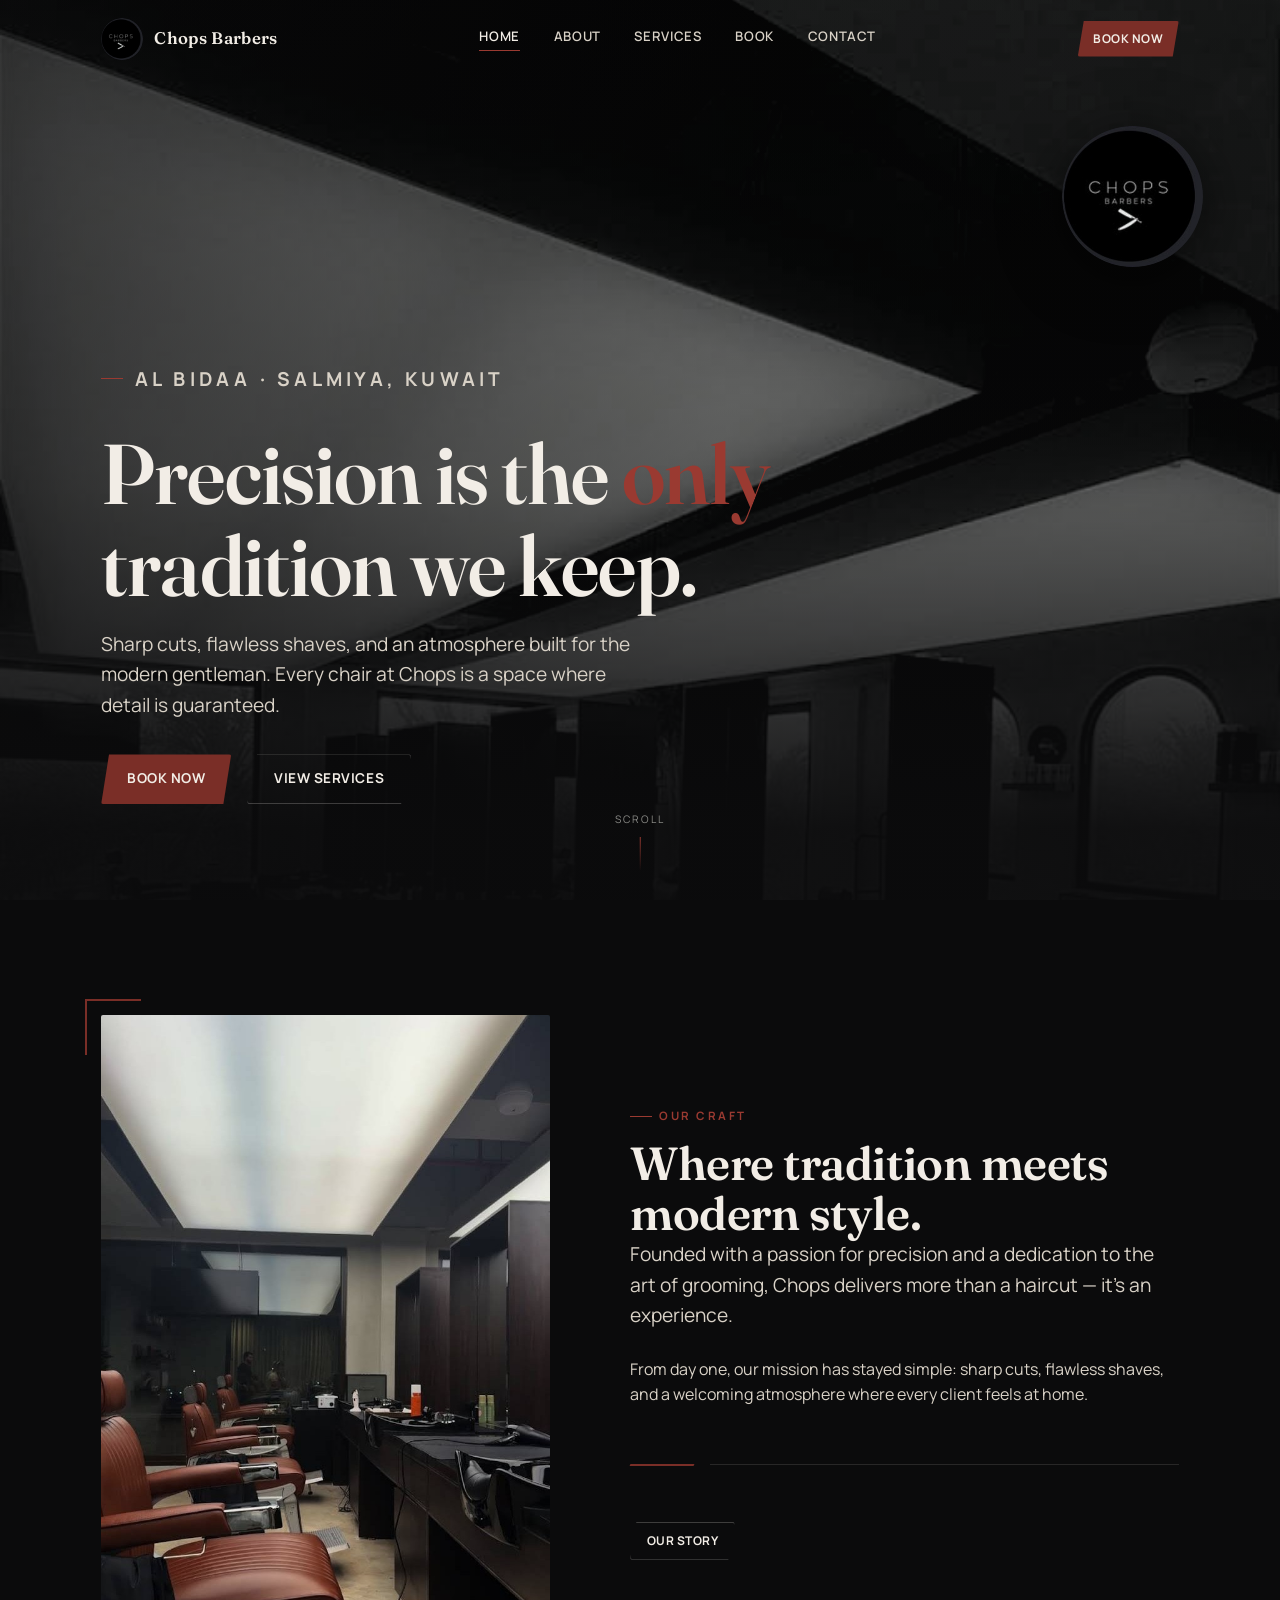
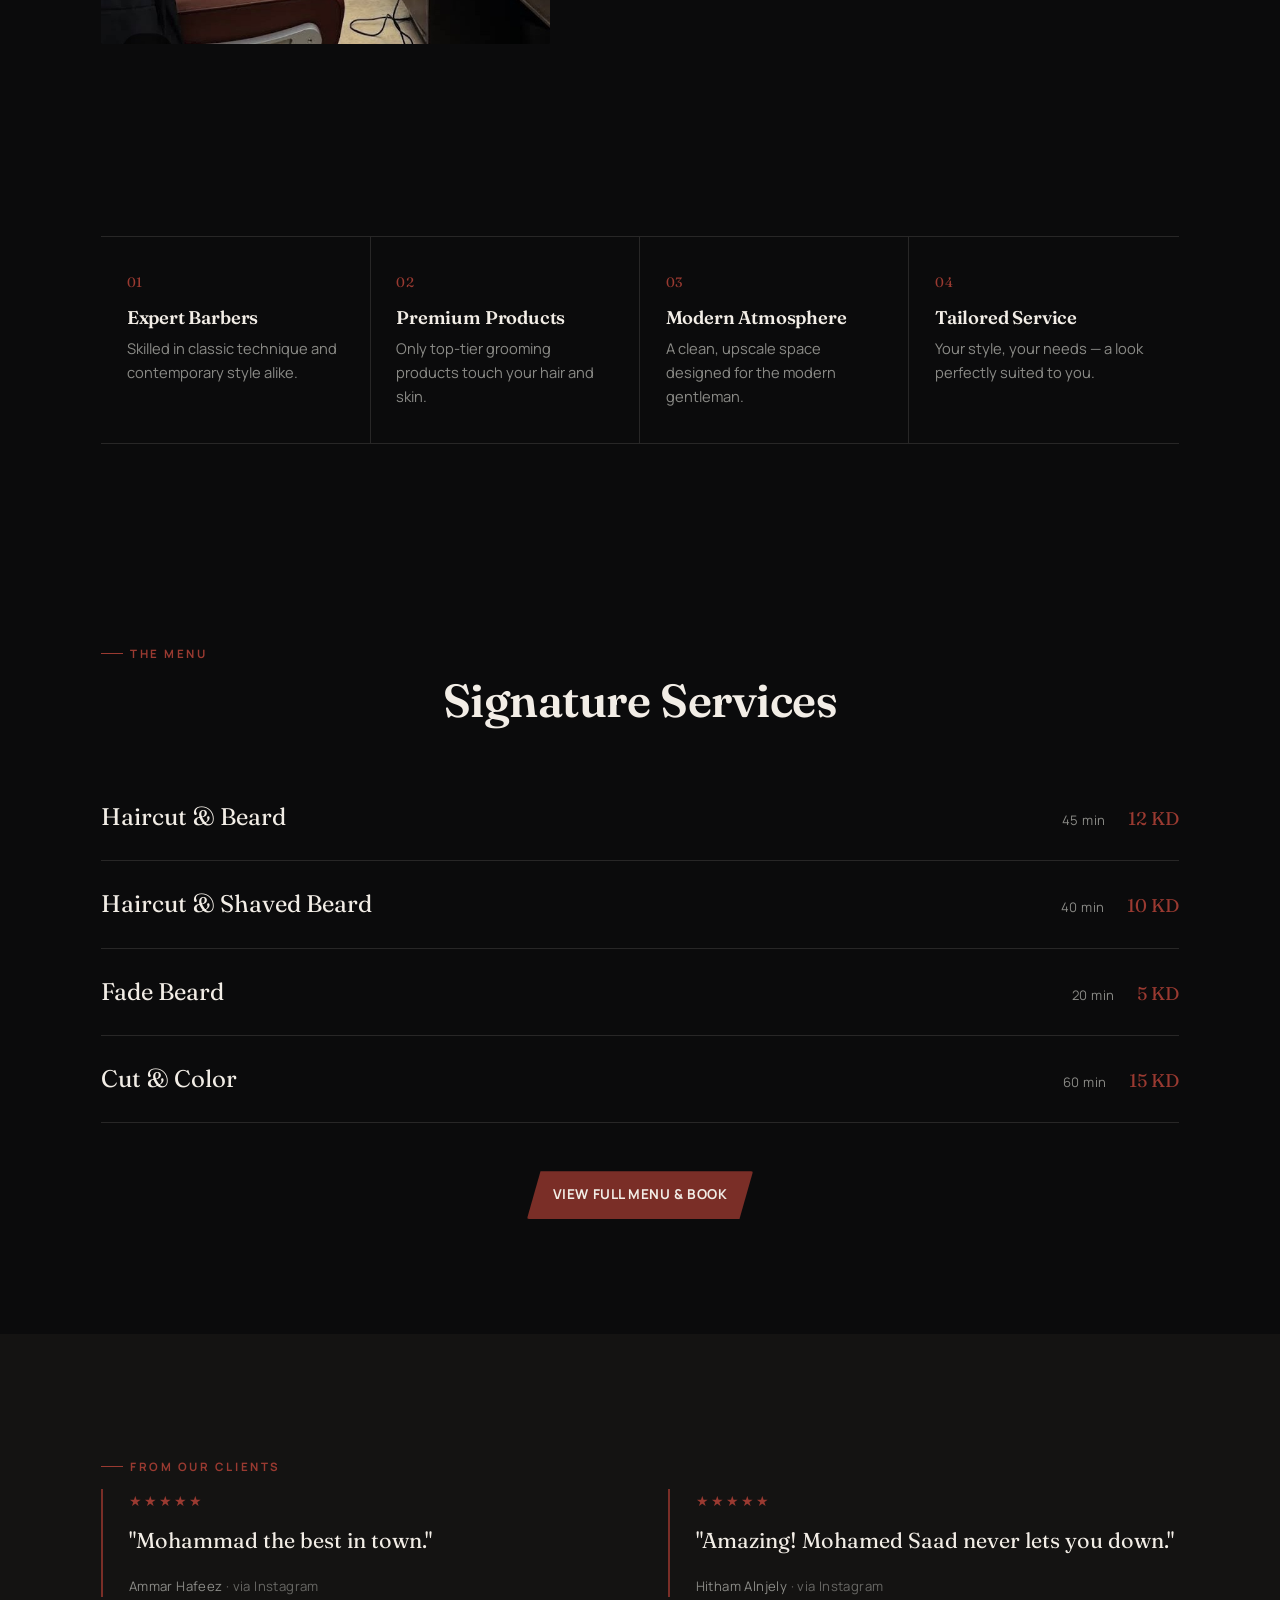
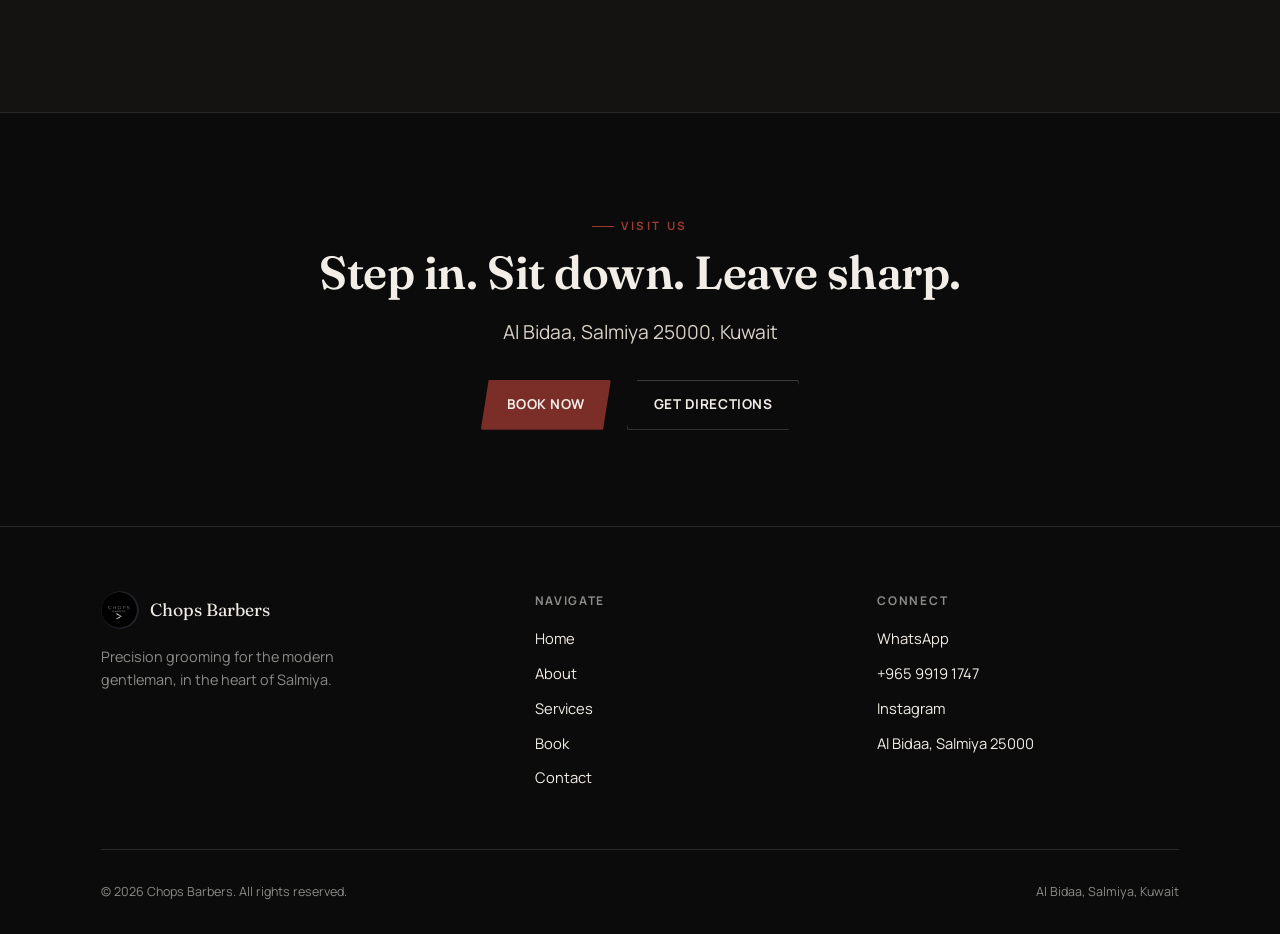
<file: index.html>
<!DOCTYPE html>
<html lang="en">
<head>
<meta charset="UTF-8">
<meta name="viewport" content="width=device-width, initial-scale=1.0">
<title>Chops Barbers — Premium Barbering in Salmiya, Kuwait</title>
<meta name="description" content="Chops Barbers in Al Bidaa, Salmiya — precision haircuts, beard sculpting, and modern grooming rituals for the modern gentleman. Book online.">

<meta property="og:title" content="Chops Barbers — Premium Barbering, Salmiya">
<meta property="og:description" content="Precision haircuts, beard sculpting, and modern grooming rituals in the heart of Kuwait.">
<meta property="og:type" content="website">
<meta property="og:image" content="/interior-hero.jpg">
<meta name="theme-color" content="#0B0B0C">

<link rel="icon" type="image/png" sizes="32x32" href="/favicon-32.png">
<link rel="apple-touch-icon" href="/apple-touch-icon.png">
<link rel="stylesheet" href="/style.css">
</head>
<body>

<a href="#main" class="skip-link">Skip to content</a>

<header class="site-header">
  <div class="container nav-inner">
    <a href="index.html" class="brand">
      <img src="/logo.png" alt="Chops Barbers logo">
      <span>Chops Barbers</span>
    </a>

    <nav class="nav-links" id="navLinks" aria-label="Primary">
      <a href="index.html" data-page="index.html">Home</a>
      <a href="about.html" data-page="about.html">About</a>
      <a href="services.html" data-page="services.html">Services</a>
      <a href="book.html" data-page="book.html">Book</a>
      <a href="contact.html" data-page="contact.html">Contact</a>
    </nav>

    <div class="nav-cta">
      <a href="book.html" class="btn btn--primary btn--sm">Book Now</a>
      <button class="nav-toggle" id="navToggle" aria-label="Toggle menu" aria-expanded="false">
        <span></span><span></span><span></span>
      </button>
    </div>
  </div>
</header>

<main id="main">

  <!-- HERO -->
  <section class="hero">
    <div class="hero-media">
      <img src="/interior-hero.jpg" alt="Chops Barbers interior — dramatic angular ceiling lighting over the barber stations">
    </div>

    <div class="hero-emblem" aria-hidden="true">
      <img src="/logo.png" alt="">
    </div>

    <div class="container hero-inner">
      <div class="hero-content">
        <p class="eyebrow">Al Bidaa · Salmiya, Kuwait</p>
        <h1>Precision is the <em>only</em> tradition we keep.</h1>
        <p>Sharp cuts, flawless shaves, and an atmosphere built for the modern gentleman. Every chair at Chops is a space where detail is guaranteed.</p>
        <div class="hero-ctas">
          <a href="book.html" class="btn btn--primary">Book Now</a>
          <a href="services.html" class="btn btn--ghost">View Services</a>
        </div>
      </div>
    </div>

    <div class="scroll-cue" aria-hidden="true">
      <span>Scroll</span>
      <span class="line"></span>
    </div>
  </section>

  <!-- STORY STRIP -->
  <section class="section">
    <div class="container story-strip">
      <div class="story-media reveal">
        <img src="/interior-warm.jpg" alt="Chops Barbers signature oxblood leather barber chairs">
      </div>
      <div class="story-text reveal reveal-delay-1">
        <p class="eyebrow">Our Craft</p>
        <h2 class="h-section">Where tradition meets modern style.</h2>
        <p class="lede">Founded with a passion for precision and a dedication to the art of grooming, Chops delivers more than a haircut — it's an experience.</p>
        <p>From day one, our mission has stayed simple: sharp cuts, flawless shaves, and a welcoming atmosphere where every client feels at home.</p>
        <div class="edge-divider"><div class="edge-rule"></div></div>
        <a href="about.html" class="btn btn--ghost btn--sm">Our Story</a>
      </div>
    </div>
  </section>

  <!-- VALUE POINTS -->
  <section class="section section--tight">
    <div class="container">
      <div class="value-grid">
        <div class="value-item reveal">
          <div class="num">01</div>
          <h3>Expert Barbers</h3>
          <p>Skilled in classic technique and contemporary style alike.</p>
        </div>
        <div class="value-item reveal reveal-delay-1">
          <div class="num">02</div>
          <h3>Premium Products</h3>
          <p>Only top-tier grooming products touch your hair and skin.</p>
        </div>
        <div class="value-item reveal reveal-delay-2">
          <div class="num">03</div>
          <h3>Modern Atmosphere</h3>
          <p>A clean, upscale space designed for the modern gentleman.</p>
        </div>
        <div class="value-item reveal reveal-delay-3">
          <div class="num">04</div>
          <h3>Tailored Service</h3>
          <p>Your style, your needs — a look perfectly suited to you.</p>
        </div>
      </div>
    </div>
  </section>

  <!-- SIGNATURE SERVICES PREVIEW -->
  <section class="section">
    <div class="container">
      <p class="eyebrow center">The Menu</p>
      <h2 class="h-section center" style="margin-bottom:3rem;">Signature Services</h2>

      <div class="service-row reveal">
        <span class="s-name">Haircut &amp; Beard</span>
        <span class="s-meta"><span class="s-time">45 min</span><span class="s-price">12 KD</span></span>
      </div>
      <div class="service-row reveal reveal-delay-1">
        <span class="s-name">Haircut &amp; Shaved Beard</span>
        <span class="s-meta"><span class="s-time">40 min</span><span class="s-price">10 KD</span></span>
      </div>
      <div class="service-row reveal reveal-delay-2">
        <span class="s-name">Fade Beard</span>
        <span class="s-meta"><span class="s-time">20 min</span><span class="s-price">5 KD</span></span>
      </div>
      <div class="service-row reveal reveal-delay-3">
        <span class="s-name">Cut &amp; Color</span>
        <span class="s-meta"><span class="s-time">60 min</span><span class="s-price">15 KD</span></span>
      </div>

      <div style="text-align:center;margin-top:3rem;">
        <a href="services.html" class="btn btn--primary">View Full Menu &amp; Book</a>
      </div>
    </div>
  </section>

  <!-- REVIEWS -->
  <section class="section" style="background:var(--ink-soft);">
    <div class="container">
      <p class="eyebrow">From Our Clients</p>
      <div class="reviews-grid">
        <div class="review-card reveal">
          <div class="review-stars">★★★★★</div>
          <p class="review-quote">"Mohammad the best in town."</p>
          <p class="review-author">Ammar Hafeez <span class="review-source">· via Instagram</span></p>
        </div>
        <div class="review-card reveal reveal-delay-1">
          <div class="review-stars">★★★★★</div>
          <p class="review-quote">"Amazing! Mohamed Saad never lets you down."</p>
          <p class="review-author">Hitham Alnjely <span class="review-source">· via Instagram</span></p>
        </div>
      </div>
    </div>
  </section>

  <!-- CTA BAND -->
  <section class="cta-band">
    <div class="container">
      <p class="eyebrow center">Visit Us</p>
      <h2 class="h-section">Step in. Sit down. Leave sharp.</h2>
      <p class="lede center">Al Bidaa, Salmiya 25000, Kuwait</p>
      <div class="hero-ctas" style="justify-content:center;">
        <a href="book.html" class="btn btn--primary">Book Now</a>
        <a href="contact.html" class="btn btn--ghost">Get Directions</a>
      </div>
    </div>
  </section>

</main>

<footer class="site-footer">
  <div class="container">
    <div class="footer-top">
      <div>
        <div class="footer-brand">
          <img src="/logo.png" alt="Chops Barbers logo">
          <span>Chops Barbers</span>
        </div>
        <p style="color:var(--steel);font-size:.9rem;max-width:32ch;">Precision grooming for the modern gentleman, in the heart of Salmiya.</p>
      </div>
      <div class="footer-col">
        <h5>Navigate</h5>
        <ul>
          <li><a href="index.html">Home</a></li>
          <li><a href="about.html">About</a></li>
          <li><a href="services.html">Services</a></li>
          <li><a href="book.html">Book</a></li>
          <li><a href="contact.html">Contact</a></li>
        </ul>
      </div>
      <div class="footer-col">
        <h5>Connect</h5>
        <ul>
          <li><a href="https://wa.me/96599191747" target="_blank" rel="noopener">WhatsApp</a></li>
          <li><a href="tel:+96599191747">+965 9919 1747</a></li>
          <li><a href="https://www.instagram.com/barbers.chops/" target="_blank" rel="noopener">Instagram</a></li>
          <li><a href="contact.html">Al Bidaa, Salmiya 25000</a></li>
        </ul>
      </div>
    </div>
    <div class="footer-bottom">
      <span>© <span id="currentYear"></span> Chops Barbers. All rights reserved.</span>
      <span>Al Bidaa, Salmiya, Kuwait</span>
    </div>
  </div>
</footer>

<script src="/main.js"></script>
</body>
</html>
</file>
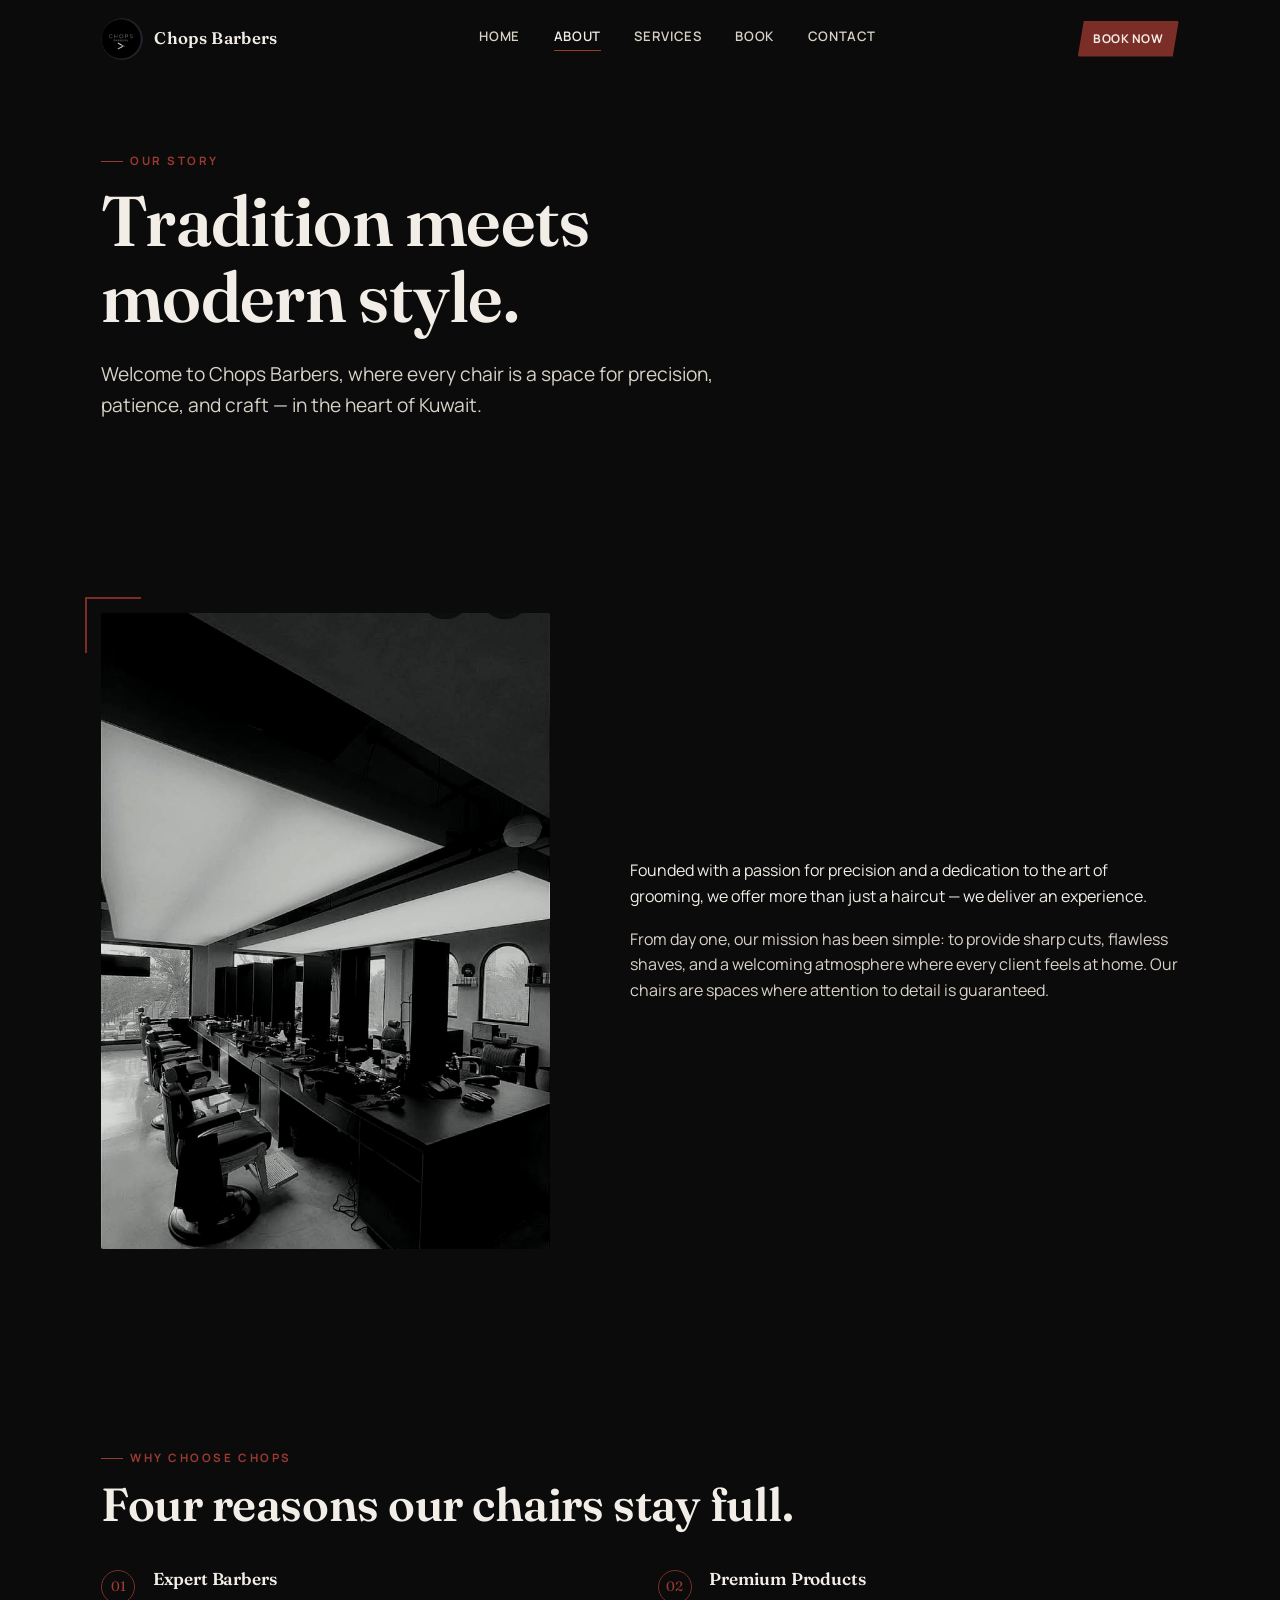
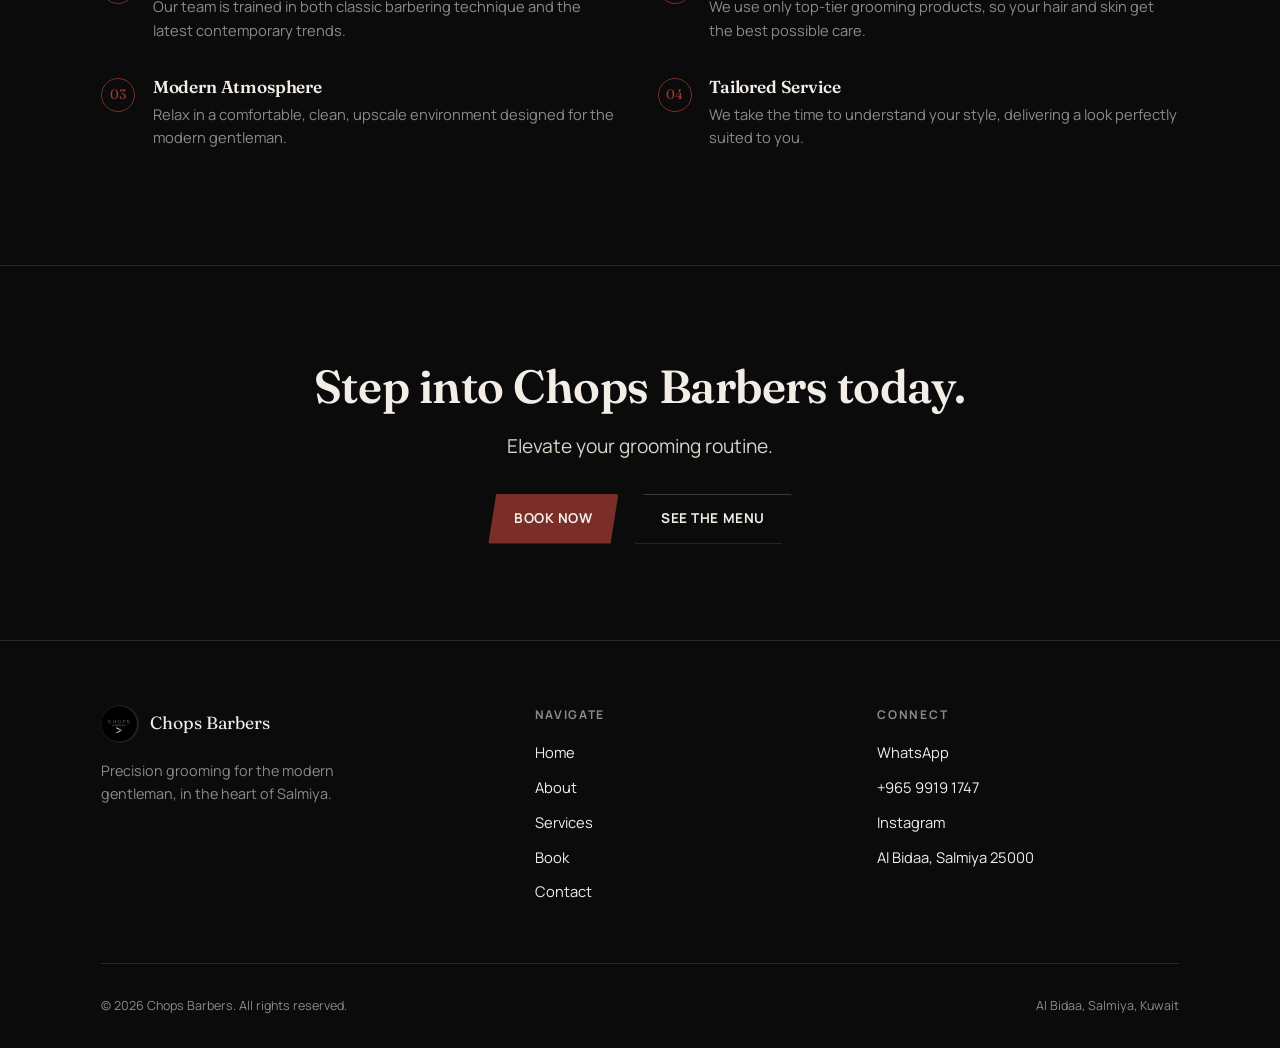
<file: about.html>
<!DOCTYPE html>
<html lang="en">
<head>
<meta charset="UTF-8">
<meta name="viewport" content="width=device-width, initial-scale=1.0">
<title>Our Story — Chops Barbers</title>
<meta name="description" content="Founded on precision and craft, Chops Barbers brings modern grooming and classic technique together in Al Bidaa, Salmiya.">

<meta property="og:title" content="Our Story — Chops Barbers">
<meta property="og:description" content="Where tradition meets modern style in the heart of Kuwait.">
<meta property="og:type" content="website">
<meta name="theme-color" content="#0B0B0C">

<link rel="icon" type="image/png" sizes="32x32" href="/favicon-32.png">
<link rel="apple-touch-icon" href="/apple-touch-icon.png">
<link rel="stylesheet" href="/style.css">
</head>
<body>

<a href="#main" class="skip-link">Skip to content</a>

<header class="site-header">
  <div class="container nav-inner">
    <a href="index.html" class="brand">
      <img src="/logo.png" alt="Chops Barbers logo">
      <span>Chops Barbers</span>
    </a>

    <nav class="nav-links" id="navLinks" aria-label="Primary">
      <a href="index.html" data-page="index.html">Home</a>
      <a href="about.html" data-page="about.html">About</a>
      <a href="services.html" data-page="services.html">Services</a>
      <a href="book.html" data-page="book.html">Book</a>
      <a href="contact.html" data-page="contact.html">Contact</a>
    </nav>

    <div class="nav-cta">
      <a href="book.html" class="btn btn--primary btn--sm">Book Now</a>
      <button class="nav-toggle" id="navToggle" aria-label="Toggle menu" aria-expanded="false">
        <span></span><span></span><span></span>
      </button>
    </div>
  </div>
</header>

<main id="main">

  <section class="section about-hero">
    <div class="container">
      <p class="eyebrow reveal">Our Story</p>
      <h1 class="h-display reveal reveal-delay-1" style="max-width:14ch;">Tradition meets modern style.</h1>
      <p class="lede reveal reveal-delay-2" style="margin-top:1.5rem;">Welcome to Chops Barbers, where every chair is a space for precision, patience, and craft — in the heart of Kuwait.</p>
    </div>
  </section>

  <section class="section--tight">
    <div class="container story-strip">
      <div class="story-media reveal">
        <img src="/interior-hero.jpg" alt="Chops Barbers barber stations under angular ceiling lighting">
      </div>
      <div class="story-text reveal reveal-delay-1">
        <p>Founded with a passion for precision and a dedication to the art of grooming, we offer more than just a haircut — we deliver an experience.</p>
        <p>From day one, our mission has been simple: to provide sharp cuts, flawless shaves, and a welcoming atmosphere where every client feels at home. Our chairs are spaces where attention to detail is guaranteed.</p>
      </div>
    </div>
  </section>

  <section class="section">
    <div class="container">
      <p class="eyebrow">Why Choose Chops</p>
      <h2 class="h-section">Four reasons our chairs stay full.</h2>

      <div class="why-list">
        <div class="why-item reveal">
          <div class="mark">01</div>
          <div>
            <h4>Expert Barbers</h4>
            <p>Our team is trained in both classic barbering technique and the latest contemporary trends.</p>
          </div>
        </div>
        <div class="why-item reveal reveal-delay-1">
          <div class="mark">02</div>
          <div>
            <h4>Premium Products</h4>
            <p>We use only top-tier grooming products, so your hair and skin get the best possible care.</p>
          </div>
        </div>
        <div class="why-item reveal reveal-delay-2">
          <div class="mark">03</div>
          <div>
            <h4>Modern Atmosphere</h4>
            <p>Relax in a comfortable, clean, upscale environment designed for the modern gentleman.</p>
          </div>
        </div>
        <div class="why-item reveal reveal-delay-3">
          <div class="mark">04</div>
          <div>
            <h4>Tailored Service</h4>
            <p>We take the time to understand your style, delivering a look perfectly suited to you.</p>
          </div>
        </div>
      </div>
    </div>
  </section>

  <section class="cta-band">
    <div class="container">
      <h2 class="h-section">Step into Chops Barbers today.</h2>
      <p class="lede center">Elevate your grooming routine.</p>
      <div class="hero-ctas" style="justify-content:center;">
        <a href="book.html" class="btn btn--primary">Book Now</a>
        <a href="services.html" class="btn btn--ghost">See the Menu</a>
      </div>
    </div>
  </section>

</main>

<footer class="site-footer">
  <div class="container">
    <div class="footer-top">
      <div>
        <div class="footer-brand">
          <img src="/logo.png" alt="Chops Barbers logo">
          <span>Chops Barbers</span>
        </div>
        <p style="color:var(--steel);font-size:.9rem;max-width:32ch;">Precision grooming for the modern gentleman, in the heart of Salmiya.</p>
      </div>
      <div class="footer-col">
        <h5>Navigate</h5>
        <ul>
          <li><a href="index.html">Home</a></li>
          <li><a href="about.html">About</a></li>
          <li><a href="services.html">Services</a></li>
          <li><a href="book.html">Book</a></li>
          <li><a href="contact.html">Contact</a></li>
        </ul>
      </div>
      <div class="footer-col">
        <h5>Connect</h5>
        <ul>
          <li><a href="https://wa.me/96599191747" target="_blank" rel="noopener">WhatsApp</a></li>
          <li><a href="tel:+96599191747">+965 9919 1747</a></li>
          <li><a href="https://www.instagram.com/barbers.chops/" target="_blank" rel="noopener">Instagram</a></li>
          <li><a href="contact.html">Al Bidaa, Salmiya 25000</a></li>
        </ul>
      </div>
    </div>
    <div class="footer-bottom">
      <span>© <span id="currentYear"></span> Chops Barbers. All rights reserved.</span>
      <span>Al Bidaa, Salmiya, Kuwait</span>
    </div>
  </div>
</footer>

<script src="/main.js"></script>
</body>
</html>
</file>
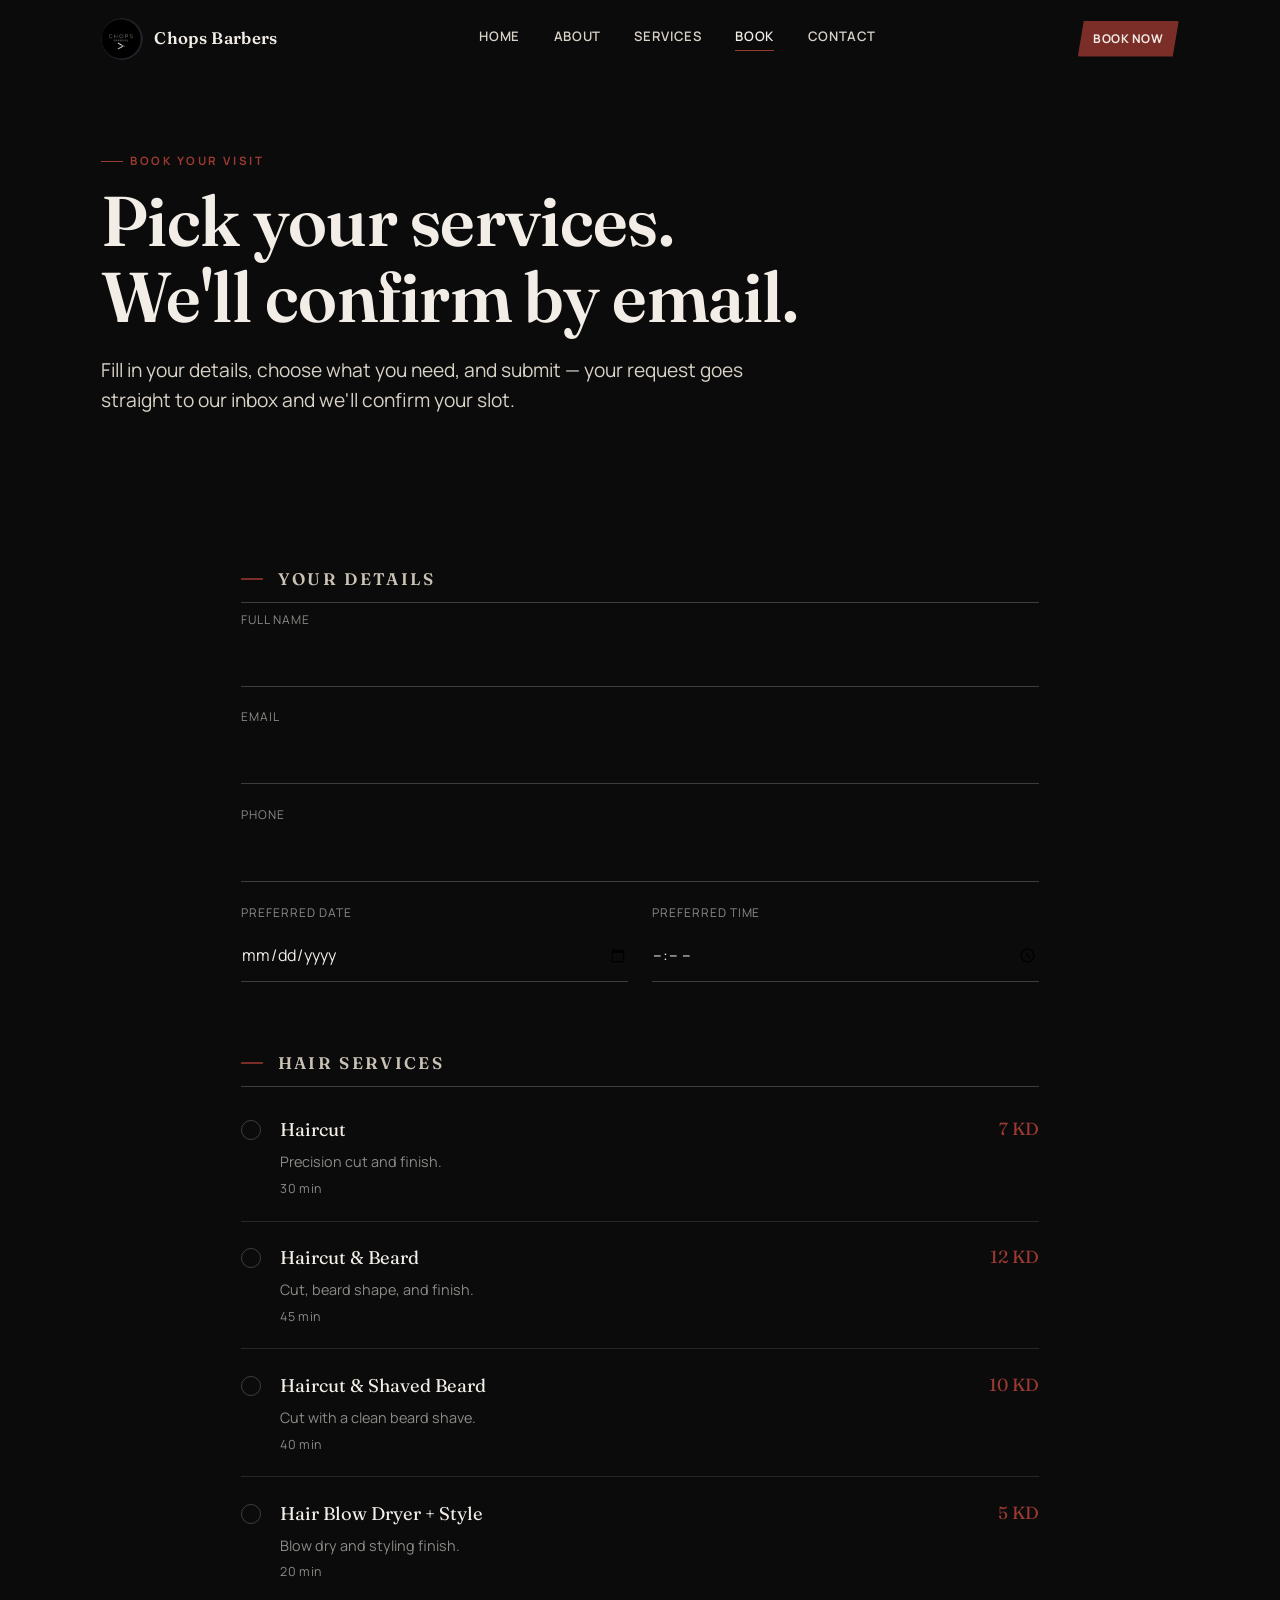
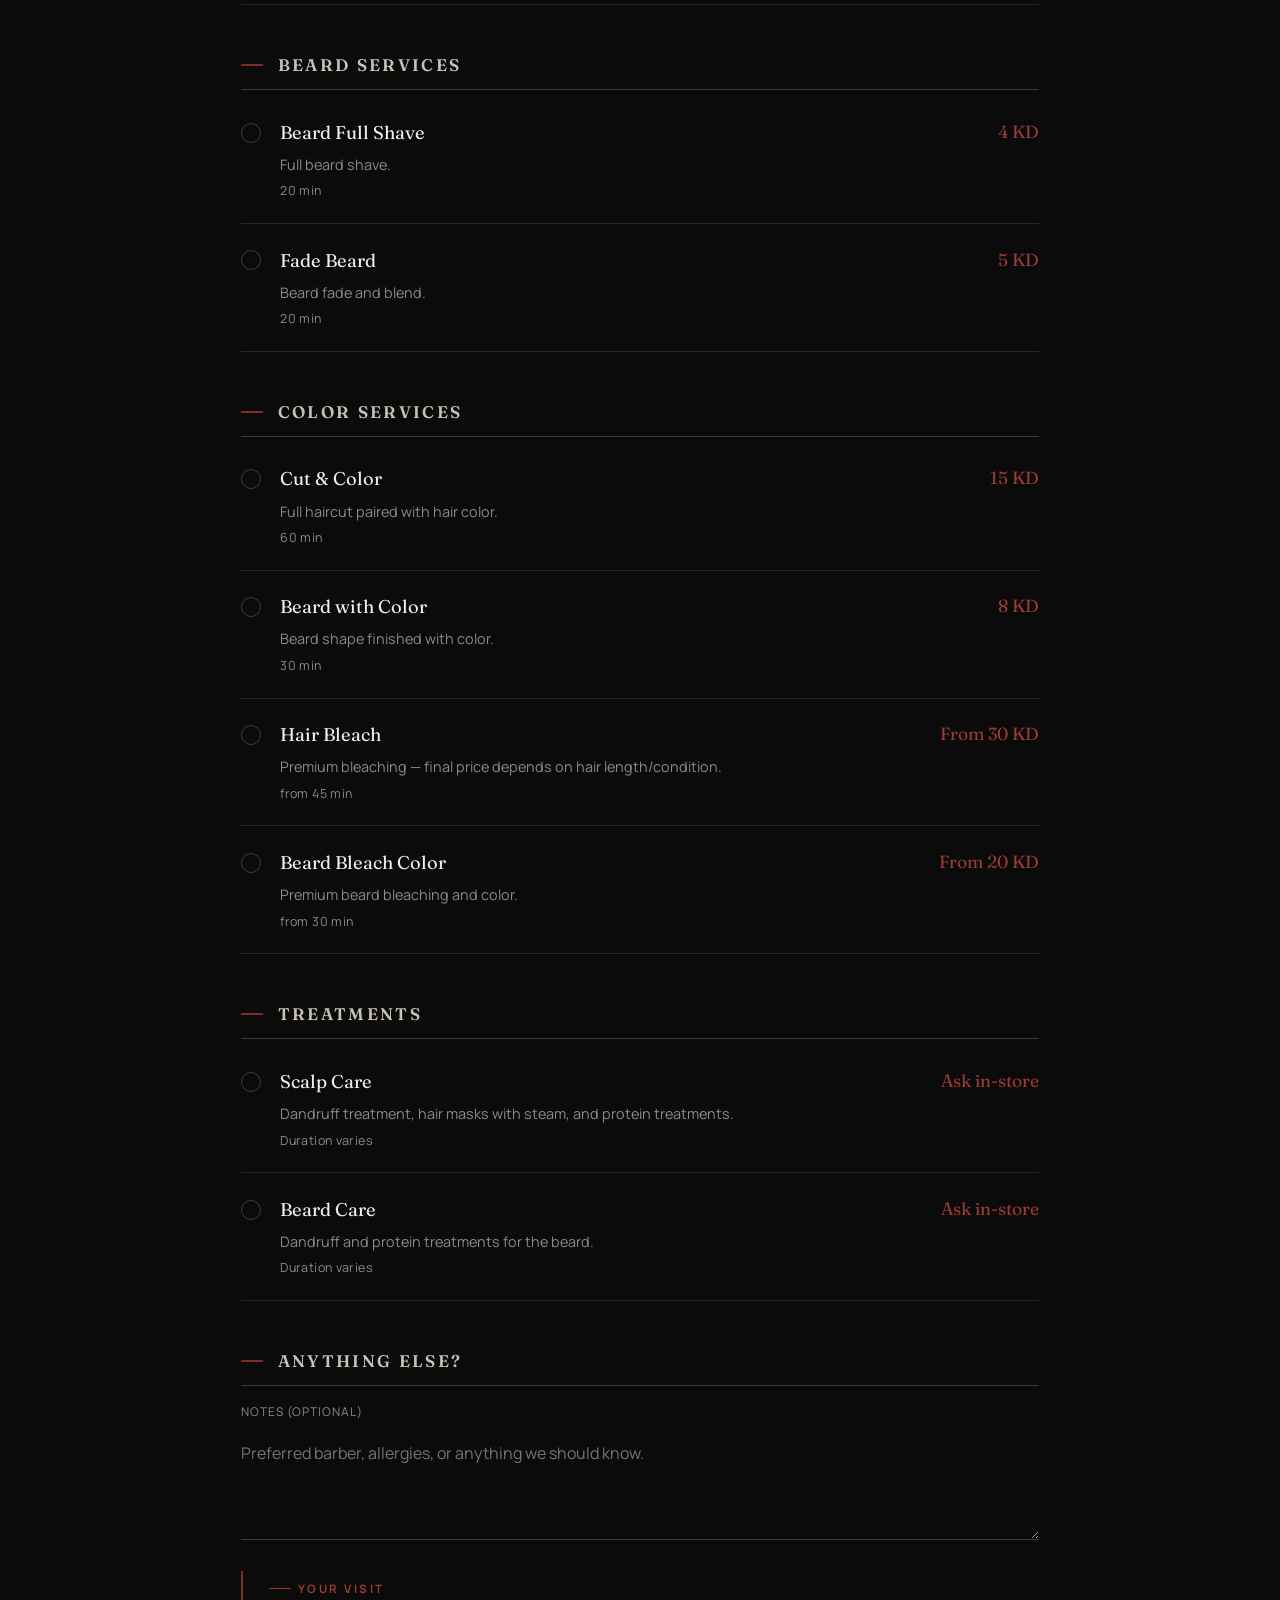
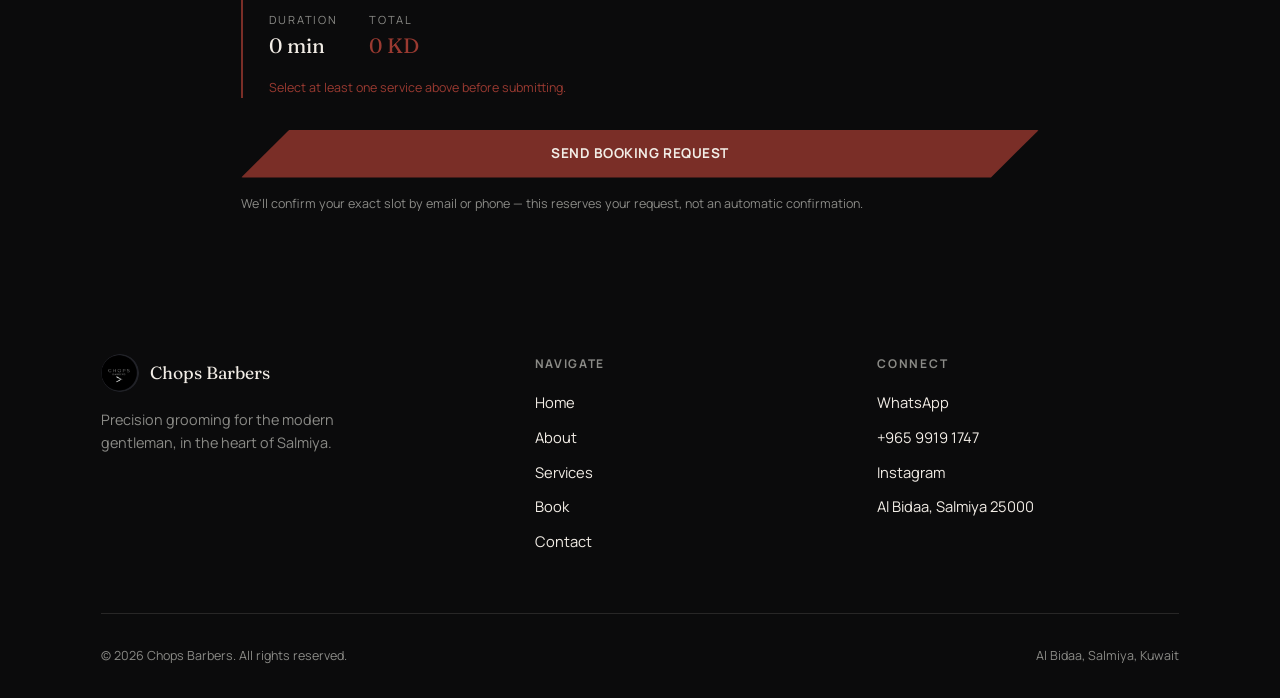
<file: book.html>
<!DOCTYPE html>
<html lang="en">
<head>
<meta charset="UTF-8">
<meta name="viewport" content="width=device-width, initial-scale=1.0">
<title>Book Your Visit — Chops Barbers</title>
<meta name="description" content="Book your visit at Chops Barbers — choose your services, pick a time, and we'll confirm by email.">

<meta property="og:title" content="Book Your Visit — Chops Barbers">
<meta property="og:description" content="Choose your services and preferred time — we'll confirm by email.">
<meta property="og:type" content="website">
<meta name="theme-color" content="#0B0B0C">

<link rel="icon" type="image/png" sizes="32x32" href="/favicon-32.png">
<link rel="apple-touch-icon" href="/apple-touch-icon.png">
<link rel="stylesheet" href="/style.css">
</head>
<body>

<a href="#main" class="skip-link">Skip to content</a>

<header class="site-header">
  <div class="container nav-inner">
    <a href="index.html" class="brand">
      <img src="/logo.png" alt="Chops Barbers logo">
      <span>Chops Barbers</span>
    </a>

    <nav class="nav-links" id="navLinks" aria-label="Primary">
      <a href="index.html" data-page="index.html">Home</a>
      <a href="about.html" data-page="about.html">About</a>
      <a href="services.html" data-page="services.html">Services</a>
      <a href="book.html" data-page="book.html">Book</a>
      <a href="contact.html" data-page="contact.html">Contact</a>
    </nav>

    <div class="nav-cta">
      <a href="book.html" class="btn btn--primary btn--sm">Book Now</a>
      <button class="nav-toggle" id="navToggle" aria-label="Toggle menu" aria-expanded="false">
        <span></span><span></span><span></span>
      </button>
    </div>
  </div>
</header>

<main id="main">

  <section class="section about-hero section--tight">
    <div class="container">
      <p class="eyebrow reveal">Book Your Visit</p>
      <h1 class="h-display reveal reveal-delay-1" style="max-width:16ch;">Pick your services. We'll confirm by email.</h1>
      <p class="lede reveal reveal-delay-2" style="margin-top:1.2rem;">Fill in your details, choose what you need, and submit — your request goes straight to our inbox and we'll confirm your slot.</p>
    </div>
  </section>

  <section class="section--tight">
    <div class="container" style="max-width:900px;">
      <form id="bookingForm" action="https://formspree.io/f/YOUR_FORM_ID" method="POST">

        <input type="hidden" name="_subject" value="New Booking Request — Chops Barbers">
        <input type="hidden" name="selected_services" id="hiddenServices">
        <input type="hidden" name="estimated_duration" id="hiddenDuration">
        <input type="hidden" name="estimated_total" id="hiddenTotal">

        <!-- YOUR DETAILS -->
        <div class="menu-category">
          <h3><span class="edge-rule"></span>Your Details</h3>

          <div class="field">
            <label for="bk-name">Full Name</label>
            <input type="text" id="bk-name" name="name" required autocomplete="name">
          </div>
          <div class="field">
            <label for="bk-email">Email</label>
            <input type="email" id="bk-email" name="email" required autocomplete="email">
          </div>
          <div class="field">
            <label for="bk-phone">Phone</label>
            <input type="tel" id="bk-phone" name="phone" required autocomplete="tel">
          </div>
          <div style="display:grid;grid-template-columns:1fr 1fr;gap:1.5rem;">
            <div class="field">
              <label for="bk-date">Preferred Date</label>
              <input type="date" id="bk-date" name="preferred_date" required>
            </div>
            <div class="field">
              <label for="bk-time">Preferred Time</label>
              <input type="time" id="bk-time" name="preferred_time" required>
            </div>
          </div>
        </div>

        <!-- HAIR SERVICES -->
        <div class="menu-category">
          <h3><span class="edge-rule"></span>Hair Services</h3>

          <div class="menu-item">
            <input type="checkbox" id="bsvc1" data-name="Haircut" data-time="30" data-price="7">
            <label for="bsvc1">
              <div class="menu-item-top"><span class="menu-item-name">Haircut</span><span class="menu-item-price">7 KD</span></div>
              <p class="menu-item-desc">Precision cut and finish.</p>
              <span class="menu-item-time">30 min</span>
            </label>
          </div>

          <div class="menu-item">
            <input type="checkbox" id="bsvc2" data-name="Haircut & Beard" data-time="45" data-price="12">
            <label for="bsvc2">
              <div class="menu-item-top"><span class="menu-item-name">Haircut &amp; Beard</span><span class="menu-item-price">12 KD</span></div>
              <p class="menu-item-desc">Cut, beard shape, and finish.</p>
              <span class="menu-item-time">45 min</span>
            </label>
          </div>

          <div class="menu-item">
            <input type="checkbox" id="bsvc3" data-name="Haircut & Shaved Beard" data-time="40" data-price="10">
            <label for="bsvc3">
              <div class="menu-item-top"><span class="menu-item-name">Haircut &amp; Shaved Beard</span><span class="menu-item-price">10 KD</span></div>
              <p class="menu-item-desc">Cut with a clean beard shave.</p>
              <span class="menu-item-time">40 min</span>
            </label>
          </div>

          <div class="menu-item">
            <input type="checkbox" id="bsvc4" data-name="Hair Blow Dryer + Style" data-time="20" data-price="5">
            <label for="bsvc4">
              <div class="menu-item-top"><span class="menu-item-name">Hair Blow Dryer + Style</span><span class="menu-item-price">5 KD</span></div>
              <p class="menu-item-desc">Blow dry and styling finish.</p>
              <span class="menu-item-time">20 min</span>
            </label>
          </div>
        </div>

        <!-- BEARD SERVICES -->
        <div class="menu-category">
          <h3><span class="edge-rule"></span>Beard Services</h3>

          <div class="menu-item">
            <input type="checkbox" id="bsvc5" data-name="Beard Full Shave" data-time="20" data-price="4">
            <label for="bsvc5">
              <div class="menu-item-top"><span class="menu-item-name">Beard Full Shave</span><span class="menu-item-price">4 KD</span></div>
              <p class="menu-item-desc">Full beard shave.</p>
              <span class="menu-item-time">20 min</span>
            </label>
          </div>

          <div class="menu-item">
            <input type="checkbox" id="bsvc6" data-name="Fade Beard" data-time="20" data-price="5">
            <label for="bsvc6">
              <div class="menu-item-top"><span class="menu-item-name">Fade Beard</span><span class="menu-item-price">5 KD</span></div>
              <p class="menu-item-desc">Beard fade and blend.</p>
              <span class="menu-item-time">20 min</span>
            </label>
          </div>
        </div>

        <!-- COLOR SERVICES -->
        <div class="menu-category">
          <h3><span class="edge-rule"></span>Color Services</h3>

          <div class="menu-item">
            <input type="checkbox" id="bsvc7" data-name="Cut & Color" data-time="60" data-price="15">
            <label for="bsvc7">
              <div class="menu-item-top"><span class="menu-item-name">Cut &amp; Color</span><span class="menu-item-price">15 KD</span></div>
              <p class="menu-item-desc">Full haircut paired with hair color.</p>
              <span class="menu-item-time">60 min</span>
            </label>
          </div>

          <div class="menu-item">
            <input type="checkbox" id="bsvc8" data-name="Beard with Color" data-time="30" data-price="8">
            <label for="bsvc8">
              <div class="menu-item-top"><span class="menu-item-name">Beard with Color</span><span class="menu-item-price">8 KD</span></div>
              <p class="menu-item-desc">Beard shape finished with color.</p>
              <span class="menu-item-time">30 min</span>
            </label>
          </div>

          <div class="menu-item">
            <input type="checkbox" id="bsvc9" data-name="Hair Bleach (from)" data-time="45" data-price="30">
            <label for="bsvc9">
              <div class="menu-item-top"><span class="menu-item-name">Hair Bleach</span><span class="menu-item-price">From 30 KD</span></div>
              <p class="menu-item-desc">Premium bleaching — final price depends on hair length/condition.</p>
              <span class="menu-item-time">from 45 min</span>
            </label>
          </div>

          <div class="menu-item">
            <input type="checkbox" id="bsvc10" data-name="Beard Bleach Color (from)" data-time="30" data-price="20">
            <label for="bsvc10">
              <div class="menu-item-top"><span class="menu-item-name">Beard Bleach Color</span><span class="menu-item-price">From 20 KD</span></div>
              <p class="menu-item-desc">Premium beard bleaching and color.</p>
              <span class="menu-item-time">from 30 min</span>
            </label>
          </div>
        </div>

        <!-- TREATMENTS -->
        <div class="menu-category">
          <h3><span class="edge-rule"></span>Treatments</h3>

          <div class="menu-item">
            <input type="checkbox" id="bsvc11" data-name="Scalp Care Treatment" data-time="30" data-price="0">
            <label for="bsvc11">
              <div class="menu-item-top"><span class="menu-item-name">Scalp Care</span><span class="menu-item-price">Ask in-store</span></div>
              <p class="menu-item-desc">Dandruff treatment, hair masks with steam, and protein treatments.</p>
              <span class="menu-item-time">Duration varies</span>
            </label>
          </div>

          <div class="menu-item">
            <input type="checkbox" id="bsvc12" data-name="Beard Care Treatment" data-time="20" data-price="0">
            <label for="bsvc12">
              <div class="menu-item-top"><span class="menu-item-name">Beard Care</span><span class="menu-item-price">Ask in-store</span></div>
              <p class="menu-item-desc">Dandruff and protein treatments for the beard.</p>
              <span class="menu-item-time">Duration varies</span>
            </label>
          </div>
        </div>

        <!-- NOTES -->
        <div class="menu-category" style="margin-bottom:1.5rem;">
          <h3><span class="edge-rule"></span>Anything Else?</h3>
          <div class="field" style="margin-top:1rem;">
            <label for="bk-notes">Notes (optional)</label>
            <textarea id="bk-notes" name="notes" placeholder="Preferred barber, allergies, or anything we should know."></textarea>
          </div>
        </div>

        <!-- LIVE SUMMARY -->
        <div class="review-card" id="bookingSummary" style="margin-bottom:2rem;">
          <p class="eyebrow" style="margin-bottom:.8rem;">Your Visit</p>
          <div style="display:flex;gap:2rem;flex-wrap:wrap;">
            <div><span class="vs-label" style="display:block;font-size:.7rem;letter-spacing:.15em;text-transform:uppercase;color:var(--steel);">Duration</span><span class="vs-value" id="bkVisitTime" style="font-family:var(--font-display);font-size:1.3rem;">0 min</span></div>
            <div><span class="vs-label" style="display:block;font-size:.7rem;letter-spacing:.15em;text-transform:uppercase;color:var(--steel);">Total</span><span class="vs-value oxblood" id="bkVisitPrice" style="font-family:var(--font-display);font-size:1.3rem;color:var(--oxblood-bright);">0 KD</span></div>
          </div>
          <p class="form-note" id="bkNoServiceNote" style="margin-top:1rem;">Select at least one service above before submitting.</p>
        </div>

        <button type="submit" class="btn btn--primary btn--block">Send Booking Request</button>
        <p class="form-note">We'll confirm your exact slot by email or phone — this reserves your request, not an automatic confirmation.</p>
      </form>

      <div class="form-success" id="formSuccess">
        <div class="fs-mark">✓</div>
        <h3>Booking Request Received</h3>
        <p>Thanks — your request is in. We'll confirm your exact slot by email or phone shortly.</p>
      </div>
    </div>
  </section>

</main>

<footer class="site-footer">
  <div class="container">
    <div class="footer-top">
      <div>
        <div class="footer-brand">
          <img src="/logo.png" alt="Chops Barbers logo">
          <span>Chops Barbers</span>
        </div>
        <p style="color:var(--steel);font-size:.9rem;max-width:32ch;">Precision grooming for the modern gentleman, in the heart of Salmiya.</p>
      </div>
      <div class="footer-col">
        <h5>Navigate</h5>
        <ul>
          <li><a href="index.html">Home</a></li>
          <li><a href="about.html">About</a></li>
          <li><a href="services.html">Services</a></li>
          <li><a href="book.html">Book</a></li>
          <li><a href="contact.html">Contact</a></li>
        </ul>
      </div>
      <div class="footer-col">
        <h5>Connect</h5>
        <ul>
          <li><a href="https://wa.me/96599191747" target="_blank" rel="noopener">WhatsApp</a></li>
          <li><a href="tel:+96599191747">+965 9919 1747</a></li>
          <li><a href="https://www.instagram.com/barbers.chops/" target="_blank" rel="noopener">Instagram</a></li>
          <li><a href="contact.html">Al Bidaa, Salmiya 25000</a></li>
        </ul>
      </div>
    </div>
    <div class="footer-bottom">
      <span>© <span id="currentYear"></span> Chops Barbers. All rights reserved.</span>
      <span>Al Bidaa, Salmiya, Kuwait</span>
    </div>
  </div>
</footer>

<script src="/main.js"></script>
</body>
</html>
</file>
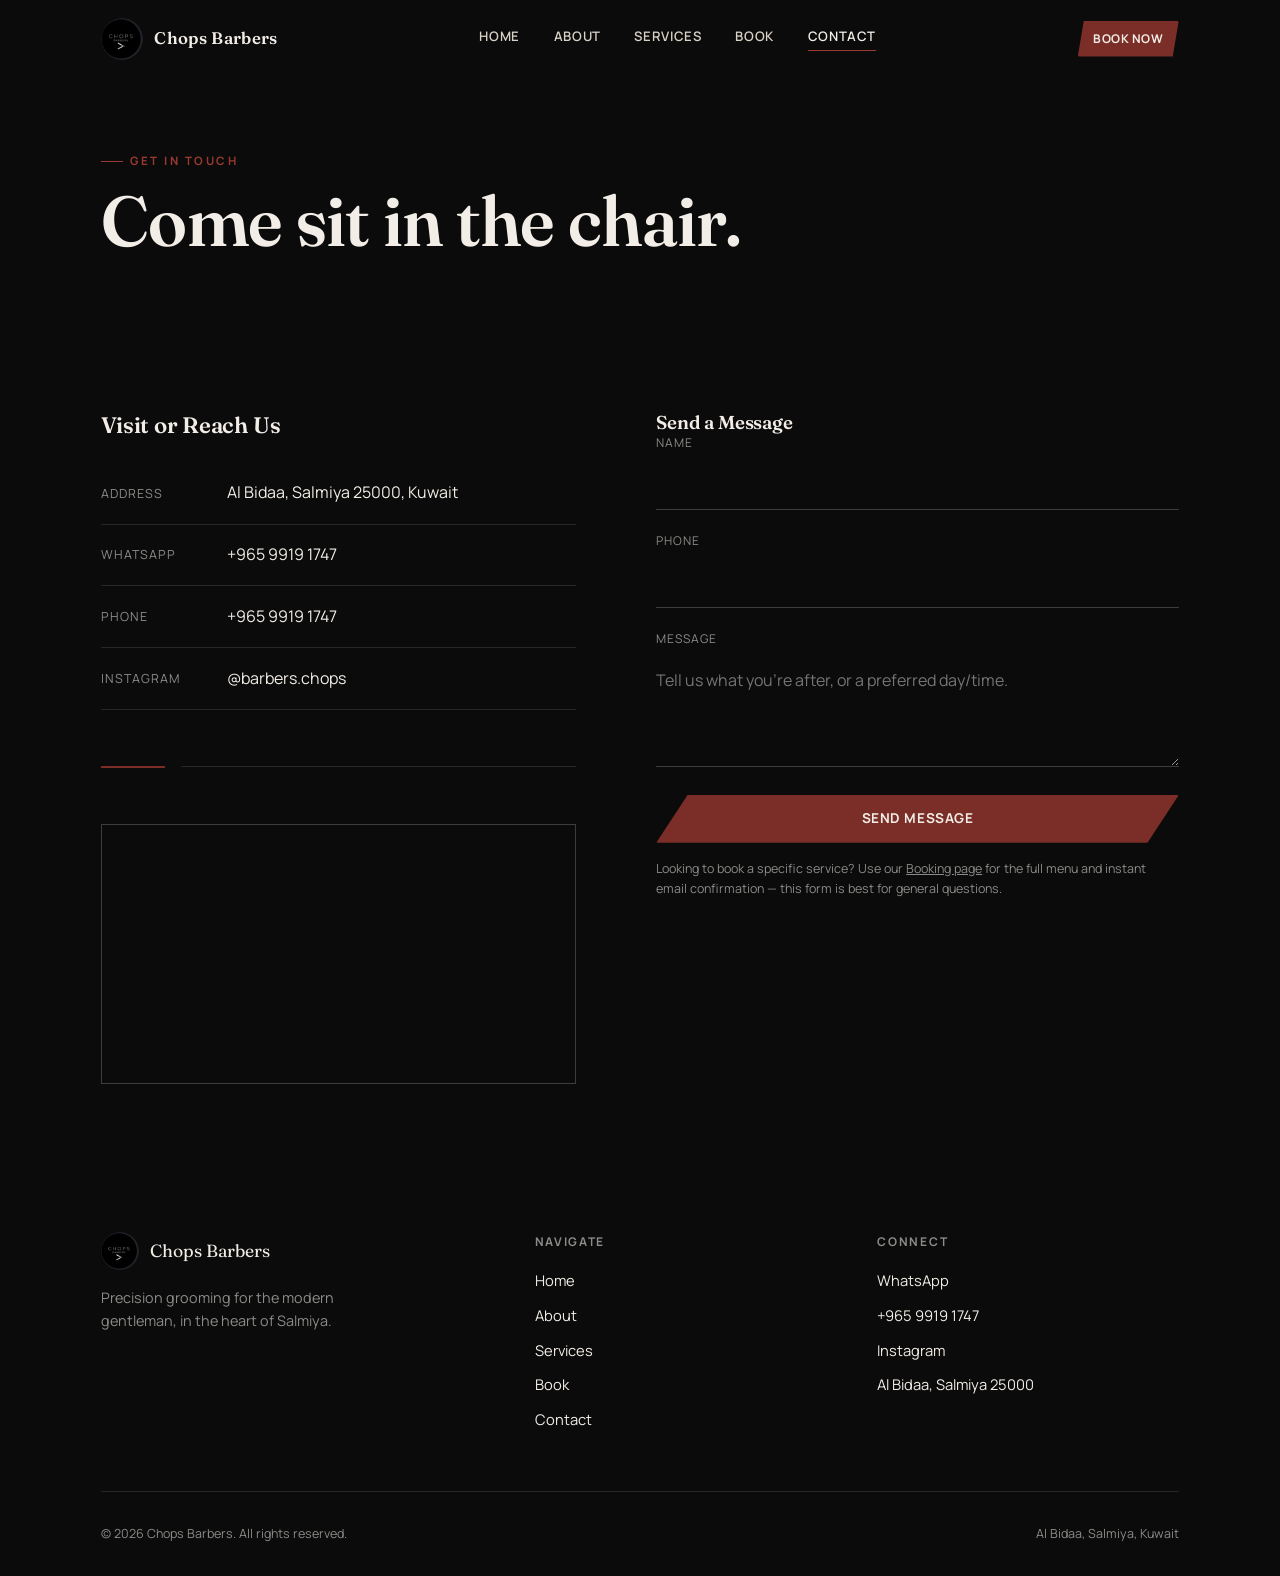
<file: contact.html>
<!DOCTYPE html>
<html lang="en">
<head>
<meta charset="UTF-8">
<meta name="viewport" content="width=device-width, initial-scale=1.0">
<title>Contact & Location — Chops Barbers</title>
<meta name="description" content="Visit Chops Barbers in Al Bidaa, Salmiya, Kuwait. Message us on WhatsApp, call, or send an inquiry directly.">

<meta property="og:title" content="Contact — Chops Barbers">
<meta property="og:description" content="Al Bidaa, Salmiya 25000, Kuwait. WhatsApp, call, or send us a message.">
<meta property="og:type" content="website">
<meta name="theme-color" content="#0B0B0C">

<link rel="icon" type="image/png" sizes="32x32" href="/favicon-32.png">
<link rel="apple-touch-icon" href="/apple-touch-icon.png">
<link rel="stylesheet" href="/style.css">
</head>
<body>

<a href="#main" class="skip-link">Skip to content</a>

<header class="site-header">
  <div class="container nav-inner">
    <a href="index.html" class="brand">
      <img src="/logo.png" alt="Chops Barbers logo">
      <span>Chops Barbers</span>
    </a>

    <nav class="nav-links" id="navLinks" aria-label="Primary">
      <a href="index.html" data-page="index.html">Home</a>
      <a href="about.html" data-page="about.html">About</a>
      <a href="services.html" data-page="services.html">Services</a>
      <a href="book.html" data-page="book.html">Book</a>
      <a href="contact.html" data-page="contact.html">Contact</a>
    </nav>

    <div class="nav-cta">
      <a href="book.html" class="btn btn--primary btn--sm">Book Now</a>
      <button class="nav-toggle" id="navToggle" aria-label="Toggle menu" aria-expanded="false">
        <span></span><span></span><span></span>
      </button>
    </div>
  </div>
</header>

<main id="main">

  <section class="section about-hero section--tight">
    <div class="container">
      <p class="eyebrow reveal">Get In Touch</p>
      <h1 class="h-display reveal reveal-delay-1" style="max-width:14ch;">Come sit in the chair.</h1>
    </div>
  </section>

  <section class="section--tight">
    <div class="container contact-grid">

      <div class="contact-info reveal">
        <h3>Visit or Reach Us</h3>

        <div class="contact-row">
          <span class="label">Address</span>
          <span class="value">Al Bidaa, Salmiya 25000, Kuwait</span>
        </div>
        <div class="contact-row">
          <span class="label">WhatsApp</span>
          <span class="value"><a href="https://wa.me/96599191747" target="_blank" rel="noopener">+965 9919 1747</a></span>
        </div>
        <div class="contact-row">
          <span class="label">Phone</span>
          <span class="value"><a href="tel:+96599191747">+965 9919 1747</a></span>
        </div>
        <div class="contact-row">
          <span class="label">Instagram</span>
          <span class="value"><a href="https://www.instagram.com/barbers.chops/" target="_blank" rel="noopener">@barbers.chops</a></span>
        </div>

        <div class="edge-divider"><div class="edge-rule"></div></div>

        <iframe
          class="map-frame"
          src="https://www.google.com/maps?q=Al+Bidaa+Salmiya+25000+Kuwait&output=embed"
          loading="lazy"
          referrerpolicy="no-referrer-when-downgrade"
          title="Chops Barbers location map">
        </iframe>
      </div>

      <div class="contact-form reveal reveal-delay-1">
        <h3>Send a Message</h3>

        <!--
          FORM SETUP NOTE (for Joey):
          This form posts to Formspree. To activate it:
          1. Create a free form at https://formspree.io
          2. Replace YOUR_FORM_ID below with the real endpoint ID Formspree gives you
             e.g. action="https://formspree.io/f/abcdwxyz"
          Until that's done, main.js will politely block submission instead of
          silently failing.
        -->
        <form id="contactForm" action="https://formspree.io/f/YOUR_FORM_ID" method="POST">
          <div class="field">
            <label for="name">Name</label>
            <input type="text" id="name" name="name" required autocomplete="name">
          </div>
          <div class="field">
            <label for="phone">Phone</label>
            <input type="tel" id="phone" name="phone" required autocomplete="tel">
          </div>
          <div class="field">
            <label for="message">Message</label>
            <textarea id="message" name="message" required placeholder="Tell us what you're after, or a preferred day/time."></textarea>
          </div>
          <button type="submit" class="btn btn--primary btn--block">Send Message</button>
          <p class="form-note">Looking to book a specific service? Use our <a href="book.html" style="text-decoration:underline;">Booking page</a> for the full menu and instant email confirmation — this form is best for general questions.</p>
        </form>

        <div class="form-success" id="formSuccess">
          <div class="fs-mark">✓</div>
          <h3>Message Sent</h3>
          <p>Thanks for reaching out — we've received your message and will get back to you shortly.</p>
        </div>
      </div>

    </div>
  </section>

</main>

<footer class="site-footer">
  <div class="container">
    <div class="footer-top">
      <div>
        <div class="footer-brand">
          <img src="/logo.png" alt="Chops Barbers logo">
          <span>Chops Barbers</span>
        </div>
        <p style="color:var(--steel);font-size:.9rem;max-width:32ch;">Precision grooming for the modern gentleman, in the heart of Salmiya.</p>
      </div>
      <div class="footer-col">
        <h5>Navigate</h5>
        <ul>
          <li><a href="index.html">Home</a></li>
          <li><a href="about.html">About</a></li>
          <li><a href="services.html">Services</a></li>
          <li><a href="book.html">Book</a></li>
          <li><a href="contact.html">Contact</a></li>
        </ul>
      </div>
      <div class="footer-col">
        <h5>Connect</h5>
        <ul>
          <li><a href="https://wa.me/96599191747" target="_blank" rel="noopener">WhatsApp</a></li>
          <li><a href="tel:+96599191747">+965 9919 1747</a></li>
          <li><a href="https://www.instagram.com/barbers.chops/" target="_blank" rel="noopener">Instagram</a></li>
          <li><a href="contact.html">Al Bidaa, Salmiya 25000</a></li>
        </ul>
      </div>
    </div>
    <div class="footer-bottom">
      <span>© <span id="currentYear"></span> Chops Barbers. All rights reserved.</span>
      <span>Al Bidaa, Salmiya, Kuwait</span>
    </div>
  </div>
</footer>

<script src="/main.js"></script>
</body>
</html>
</file>
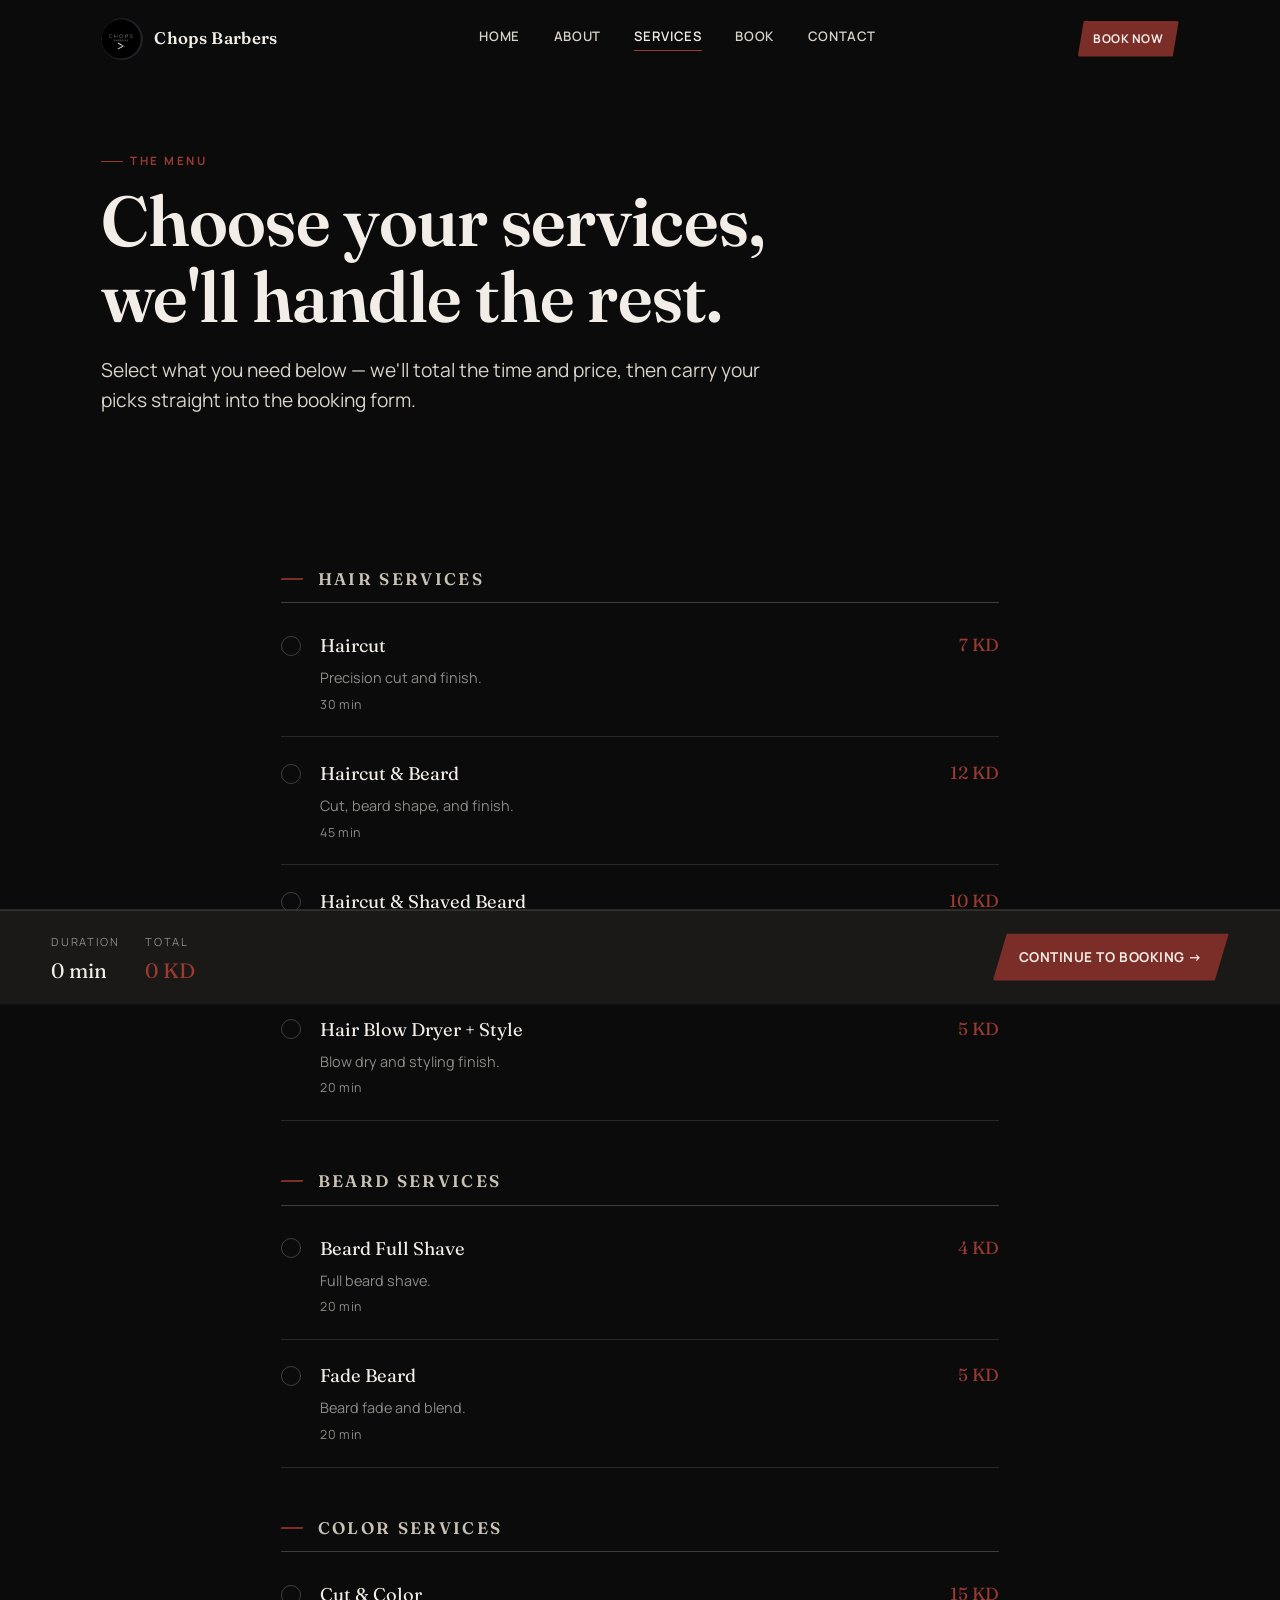
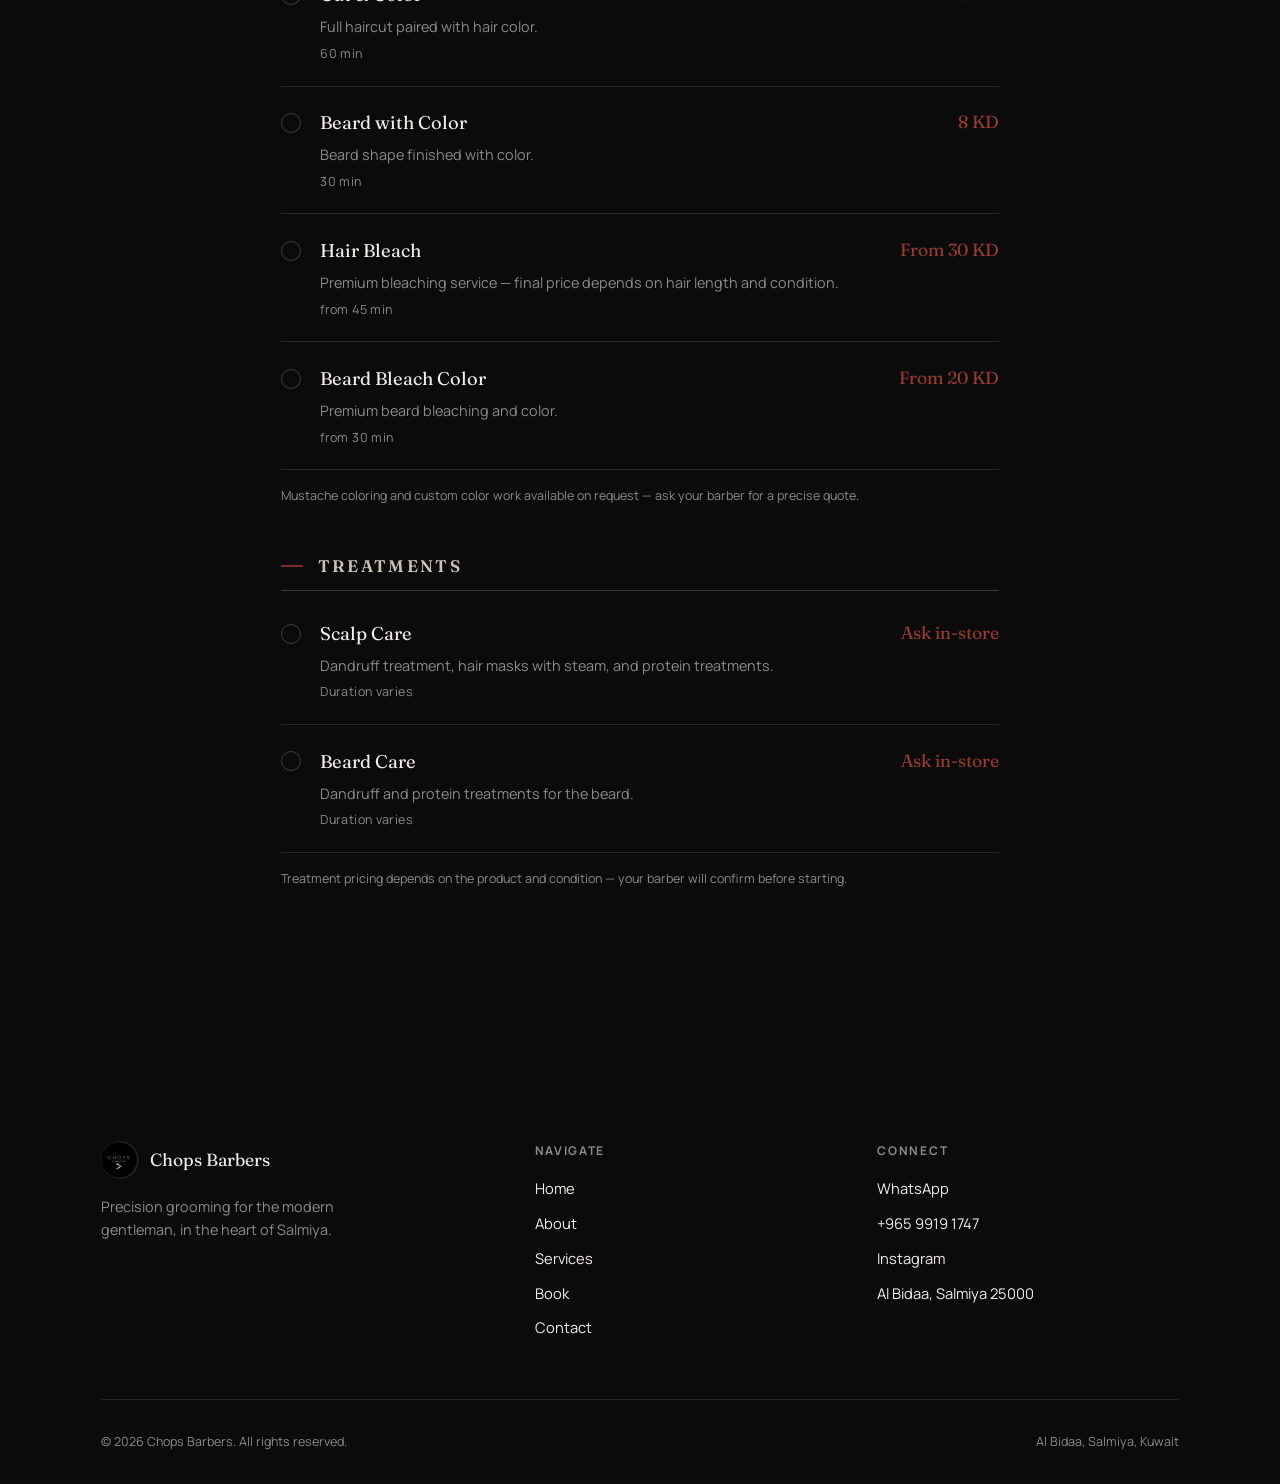
<file: services.html>
<!DOCTYPE html>
<html lang="en">
<head>
<meta charset="UTF-8">
<meta name="viewport" content="width=device-width, initial-scale=1.0">
<title>Services & Pricing — Chops Barbers</title>
<meta name="description" content="Full service menu at Chops Barbers — haircuts, beard sculpting, color, and treatments. Select your services and book online.">

<meta property="og:title" content="Services & Pricing — Chops Barbers">
<meta property="og:description" content="Haircuts, beard work, color, and treatments — build your visit and book online.">
<meta property="og:type" content="website">
<meta name="theme-color" content="#0B0B0C">

<link rel="icon" type="image/png" sizes="32x32" href="/favicon-32.png">
<link rel="apple-touch-icon" href="/apple-touch-icon.png">
<link rel="stylesheet" href="/style.css">
</head>
<body>

<a href="#main" class="skip-link">Skip to content</a>

<header class="site-header">
  <div class="container nav-inner">
    <a href="index.html" class="brand">
      <img src="/logo.png" alt="Chops Barbers logo">
      <span>Chops Barbers</span>
    </a>

    <nav class="nav-links" id="navLinks" aria-label="Primary">
      <a href="index.html" data-page="index.html">Home</a>
      <a href="about.html" data-page="about.html">About</a>
      <a href="services.html" data-page="services.html">Services</a>
      <a href="book.html" data-page="book.html">Book</a>
      <a href="contact.html" data-page="contact.html">Contact</a>
    </nav>

    <div class="nav-cta">
      <a href="book.html" class="btn btn--primary btn--sm">Book Now</a>
      <button class="nav-toggle" id="navToggle" aria-label="Toggle menu" aria-expanded="false">
        <span></span><span></span><span></span>
      </button>
    </div>
  </div>
</header>

<main id="main">

  <section class="section about-hero section--tight">
    <div class="container">
      <p class="eyebrow reveal">The Menu</p>
      <h1 class="h-display reveal reveal-delay-1" style="max-width:16ch;">Choose your services, we'll handle the rest.</h1>
      <p class="lede reveal reveal-delay-2" style="margin-top:1.2rem;">Select what you need below — we'll total the time and price, then carry your picks straight into the booking form.</p>
    </div>
  </section>

  <section class="section--tight">
    <div class="container" style="max-width:820px;">

      <!-- HAIR SERVICES -->
      <div class="menu-category reveal">
        <h3><span class="edge-rule"></span>Hair Services</h3>

        <div class="menu-item">
          <input type="checkbox" id="svc1" data-name="Haircut" data-time="30" data-price="7">
          <label for="svc1">
            <div class="menu-item-top">
              <span class="menu-item-name">Haircut</span>
              <span class="menu-item-price">7 KD</span>
            </div>
            <p class="menu-item-desc">Precision cut and finish.</p>
            <span class="menu-item-time">30 min</span>
          </label>
        </div>

        <div class="menu-item">
          <input type="checkbox" id="svc2" data-name="Haircut & Beard" data-time="45" data-price="12">
          <label for="svc2">
            <div class="menu-item-top">
              <span class="menu-item-name">Haircut &amp; Beard</span>
              <span class="menu-item-price">12 KD</span>
            </div>
            <p class="menu-item-desc">Cut, beard shape, and finish.</p>
            <span class="menu-item-time">45 min</span>
          </label>
        </div>

        <div class="menu-item">
          <input type="checkbox" id="svc3" data-name="Haircut & Shaved Beard" data-time="40" data-price="10">
          <label for="svc3">
            <div class="menu-item-top">
              <span class="menu-item-name">Haircut &amp; Shaved Beard</span>
              <span class="menu-item-price">10 KD</span>
            </div>
            <p class="menu-item-desc">Cut with a clean beard shave.</p>
            <span class="menu-item-time">40 min</span>
          </label>
        </div>

        <div class="menu-item">
          <input type="checkbox" id="svc4" data-name="Hair Blow Dryer + Style" data-time="20" data-price="5">
          <label for="svc4">
            <div class="menu-item-top">
              <span class="menu-item-name">Hair Blow Dryer + Style</span>
              <span class="menu-item-price">5 KD</span>
            </div>
            <p class="menu-item-desc">Blow dry and styling finish.</p>
            <span class="menu-item-time">20 min</span>
          </label>
        </div>
      </div>

      <!-- BEARD SERVICES -->
      <div class="menu-category reveal">
        <h3><span class="edge-rule"></span>Beard Services</h3>

        <div class="menu-item">
          <input type="checkbox" id="svc5" data-name="Beard Full Shave" data-time="20" data-price="4">
          <label for="svc5">
            <div class="menu-item-top">
              <span class="menu-item-name">Beard Full Shave</span>
              <span class="menu-item-price">4 KD</span>
            </div>
            <p class="menu-item-desc">Full beard shave.</p>
            <span class="menu-item-time">20 min</span>
          </label>
        </div>

        <div class="menu-item">
          <input type="checkbox" id="svc6" data-name="Fade Beard" data-time="20" data-price="5">
          <label for="svc6">
            <div class="menu-item-top">
              <span class="menu-item-name">Fade Beard</span>
              <span class="menu-item-price">5 KD</span>
            </div>
            <p class="menu-item-desc">Beard fade and blend.</p>
            <span class="menu-item-time">20 min</span>
          </label>
        </div>
      </div>

      <!-- COLOR SERVICES -->
      <div class="menu-category reveal">
        <h3><span class="edge-rule"></span>Color Services</h3>

        <div class="menu-item">
          <input type="checkbox" id="svc7" data-name="Cut & Color" data-time="60" data-price="15">
          <label for="svc7">
            <div class="menu-item-top">
              <span class="menu-item-name">Cut &amp; Color</span>
              <span class="menu-item-price">15 KD</span>
            </div>
            <p class="menu-item-desc">Full haircut paired with hair color.</p>
            <span class="menu-item-time">60 min</span>
          </label>
        </div>

        <div class="menu-item">
          <input type="checkbox" id="svc8" data-name="Beard with Color" data-time="30" data-price="8">
          <label for="svc8">
            <div class="menu-item-top">
              <span class="menu-item-name">Beard with Color</span>
              <span class="menu-item-price">8 KD</span>
            </div>
            <p class="menu-item-desc">Beard shape finished with color.</p>
            <span class="menu-item-time">30 min</span>
          </label>
        </div>

        <div class="menu-item">
          <input type="checkbox" id="svc9" data-name="Hair Bleach (from)" data-time="45" data-price="30">
          <label for="svc9">
            <div class="menu-item-top">
              <span class="menu-item-name">Hair Bleach</span>
              <span class="menu-item-price">From 30 KD</span>
            </div>
            <p class="menu-item-desc">Premium bleaching service — final price depends on hair length and condition.</p>
            <span class="menu-item-time">from 45 min</span>
          </label>
        </div>

        <div class="menu-item">
          <input type="checkbox" id="svc10" data-name="Beard Bleach Color (from)" data-time="30" data-price="20">
          <label for="svc10">
            <div class="menu-item-top">
              <span class="menu-item-name">Beard Bleach Color</span>
              <span class="menu-item-price">From 20 KD</span>
            </div>
            <p class="menu-item-desc">Premium beard bleaching and color.</p>
            <span class="menu-item-time">from 30 min</span>
          </label>
        </div>

        <p class="form-note" style="margin-top:1rem;">Mustache coloring and custom color work available on request — ask your barber for a precise quote.</p>
      </div>

      <!-- TREATMENTS -->
      <div class="menu-category reveal" style="margin-bottom:1rem;">
        <h3><span class="edge-rule"></span>Treatments</h3>

        <div class="menu-item">
          <input type="checkbox" id="svc11" data-name="Scalp Care Treatment" data-time="30" data-price="0">
          <label for="svc11">
            <div class="menu-item-top">
              <span class="menu-item-name">Scalp Care</span>
              <span class="menu-item-price">Ask in-store</span>
            </div>
            <p class="menu-item-desc">Dandruff treatment, hair masks with steam, and protein treatments.</p>
            <span class="menu-item-time">Duration varies</span>
          </label>
        </div>

        <div class="menu-item">
          <input type="checkbox" id="svc12" data-name="Beard Care Treatment" data-time="20" data-price="0">
          <label for="svc12">
            <div class="menu-item-top">
              <span class="menu-item-name">Beard Care</span>
              <span class="menu-item-price">Ask in-store</span>
            </div>
            <p class="menu-item-desc">Dandruff and protein treatments for the beard.</p>
            <span class="menu-item-time">Duration varies</span>
          </label>
        </div>

        <p class="form-note" style="margin-top:1rem;">Treatment pricing depends on the product and condition — your barber will confirm before starting.</p>
      </div>

    </div>
  </section>

</main>

<!-- Sticky build-your-visit summary -->
<div class="visit-panel" id="visitPanel">
  <div class="visit-summary">
    <div><span class="vs-label">Duration</span><br><span class="vs-value" id="visitTime">0 min</span></div>
    <div><span class="vs-label">Total</span><br><span class="vs-value oxblood" id="visitPrice">0 KD</span></div>
  </div>
  <a href="book.html" id="continueToBooking" class="btn btn--primary">Continue to Booking →</a>
</div>

<footer class="site-footer">
  <div class="container">
    <div class="footer-top">
      <div>
        <div class="footer-brand">
          <img src="/logo.png" alt="Chops Barbers logo">
          <span>Chops Barbers</span>
        </div>
        <p style="color:var(--steel);font-size:.9rem;max-width:32ch;">Precision grooming for the modern gentleman, in the heart of Salmiya.</p>
      </div>
      <div class="footer-col">
        <h5>Navigate</h5>
        <ul>
          <li><a href="index.html">Home</a></li>
          <li><a href="about.html">About</a></li>
          <li><a href="services.html">Services</a></li>
          <li><a href="book.html">Book</a></li>
          <li><a href="contact.html">Contact</a></li>
        </ul>
      </div>
      <div class="footer-col">
        <h5>Connect</h5>
        <ul>
          <li><a href="https://wa.me/96599191747" target="_blank" rel="noopener">WhatsApp</a></li>
          <li><a href="tel:+96599191747">+965 9919 1747</a></li>
          <li><a href="https://www.instagram.com/barbers.chops/" target="_blank" rel="noopener">Instagram</a></li>
          <li><a href="contact.html">Al Bidaa, Salmiya 25000</a></li>
        </ul>
      </div>
    </div>
    <div class="footer-bottom">
      <span>© <span id="currentYear"></span> Chops Barbers. All rights reserved.</span>
      <span>Al Bidaa, Salmiya, Kuwait</span>
    </div>
  </div>
</footer>

<script src="/main.js"></script>
</body>
</html>
</file>
<file: style.css>
/* ==========================================================================
   CHOPS BARBERS — MASTER STYLESHEET
   Concept: "The Edge" — precision, angle, restraint.
   Palette drawn from the shop itself: ink black canvas, bone text,
   ember oxblood accent (sourced from the real leather chairs).
   ========================================================================== */

/* ---------- Fonts ---------- */
@import url('https://fonts.googleapis.com/css2?family=Fraunces:opsz,wght@9..144,400;9..144,500;9..144,600;9..144,700&family=Manrope:wght@400;500;600;700;800&display=swap');

/* ---------- Tokens ---------- */
:root{
  --ink:#0B0B0C;
  --ink-soft:#141312;
  --ink-elev:#1B1917;
  --bone:#F2EDE6;
  --bone-dim:#D9D2C7;
  --steel:#8B8B87;
  --silver:#C9C2B5;
  --oxblood:#7A2E27;
  --oxblood-bright:#9A3A31;
  --line:rgba(242,237,230,0.12);
  --line-strong:rgba(242,237,230,0.22);

  --font-display:'Fraunces', Georgia, serif;
  --font-body:'Manrope', -apple-system, BlinkMacSystemFont, 'Segoe UI', sans-serif;

  --container:1180px;
  --gutter:clamp(1.25rem, 4vw, 3.5rem);

  --ease:cubic-bezier(.16,.84,.32,1);
  --dur-fast:.25s;
  --dur-med:.55s;
  --dur-slow:.9s;
}

/* ---------- Reset ---------- */
*,*::before,*::after{box-sizing:border-box;margin:0;padding:0;}
html{scroll-behavior:smooth;}
@media (prefers-reduced-motion:reduce){
  html{scroll-behavior:auto;}
  *,*::before,*::after{animation-duration:0.001ms !important;animation-iteration-count:1 !important;transition-duration:0.001ms !important;scroll-behavior:auto !important;}
}
body{
  background:var(--ink);
  color:var(--bone);
  font-family:var(--font-body);
  font-size:16px;
  line-height:1.6;
  -webkit-font-smoothing:antialiased;
  overflow-x:hidden;
}
img{max-width:100%;display:block;}
a{color:inherit;text-decoration:none;}
ul{list-style:none;}
button{font:inherit;background:none;border:none;color:inherit;cursor:pointer;}
input,textarea,select{font:inherit;color:inherit;}
h1,h2,h3,h4{font-family:var(--font-display);font-weight:600;line-height:1.08;letter-spacing:-0.01em;}

/* Visible focus states everywhere — accessibility is not optional */
a:focus-visible,button:focus-visible,input:focus-visible,textarea:focus-visible{
  outline:2px solid var(--oxblood-bright);
  outline-offset:3px;
  border-radius:2px;
}

/* ---------- Layout utilities ---------- */
.container{max-width:var(--container);margin:0 auto;padding-left:var(--gutter);padding-right:var(--gutter);}
.section{padding:clamp(4rem,9vw,8rem) 0;position:relative;}
.section--tight{padding:clamp(3rem,6vw,5rem) 0;}
.eyebrow{
  font-size:0.72rem;font-weight:700;letter-spacing:0.22em;text-transform:uppercase;
  color:var(--oxblood-bright);display:inline-flex;align-items:center;gap:.6em;margin-bottom:1.1em;
}
.eyebrow::before{content:'';width:22px;height:1px;background:var(--oxblood-bright);display:inline-block;}
.h-display{font-size:clamp(2.4rem,5.6vw,4.4rem);}
.h-section{font-size:clamp(1.9rem,4vw,2.9rem);}
.lede{font-size:clamp(1rem,1.6vw,1.2rem);color:var(--bone-dim);max-width:56ch;}
.center{text-align:center;margin-left:auto;margin-right:auto;}

/* The signature diagonal "edge" motif — used sparingly, on purpose */
.edge-rule{
  position:relative;height:2px;width:64px;background:var(--oxblood);
  transform:skewX(-24deg);
}
.edge-divider{
  display:flex;align-items:center;gap:1rem;margin:3.5rem 0;
}
.edge-divider .edge-rule{flex:0 0 auto;}
.edge-divider span{font-size:0.7rem;letter-spacing:.2em;text-transform:uppercase;color:var(--steel);}
.edge-divider::after{content:'';flex:1;height:1px;background:var(--line);}

/* ---------- Buttons ---------- */
.btn{
  display:inline-flex;align-items:center;justify-content:center;gap:.6em;
  padding:0.95em 1.9em;font-weight:700;font-size:0.85rem;letter-spacing:0.04em;text-transform:uppercase;
  border-radius:2px;transition:transform var(--dur-fast) var(--ease), background var(--dur-fast) var(--ease), color var(--dur-fast) var(--ease), box-shadow var(--dur-fast) var(--ease);
  white-space:nowrap;
}
.btn--primary{
  background:var(--oxblood);color:var(--bone);
  clip-path:polygon(6% 0,100% 0,94% 100%,0% 100%);
}
.btn--primary:hover{background:var(--oxblood-bright);transform:translateY(-2px);}
.btn--ghost{
  border:1px solid var(--line-strong);color:var(--bone);
  clip-path:polygon(6% 0,100% 0,94% 100%,0% 100%);
}
.btn--ghost:hover{border-color:var(--bone);background:rgba(242,237,230,0.04);transform:translateY(-2px);}
.btn--sm{padding:.7em 1.3em;font-size:.75rem;}
.btn--block{width:100%;}

/* ---------- Header / Nav ---------- */
.site-header{
  position:fixed;top:0;left:0;right:0;z-index:100;
  padding:1.1rem 0;
  transition:background var(--dur-med) var(--ease), padding var(--dur-med) var(--ease), border-color var(--dur-med) var(--ease);
  border-bottom:1px solid transparent;
}
.site-header.is-scrolled{
  background:rgba(11,11,12,0.92);
  backdrop-filter:blur(10px);
  padding:0.75rem 0;
  border-bottom-color:var(--line);
}
.nav-inner{display:flex;align-items:center;justify-content:space-between;gap:1.5rem;}
.brand{display:flex;align-items:center;gap:.7rem;font-family:var(--font-display);font-weight:600;font-size:1.05rem;letter-spacing:.02em;}
.brand img{width:42px;height:42px;border-radius:50%;transition:transform var(--dur-med) var(--ease);}
.brand:hover img{transform:rotate(8deg);}
.nav-links{display:flex;align-items:center;gap:2.1rem;}
.nav-links a{
  font-size:0.82rem;font-weight:600;letter-spacing:.05em;text-transform:uppercase;color:var(--bone-dim);
  position:relative;padding-bottom:4px;transition:color var(--dur-fast) var(--ease);
}
.nav-links a::after{
  content:'';position:absolute;left:0;bottom:0;width:0;height:1.5px;background:var(--oxblood-bright);
  transition:width var(--dur-med) var(--ease);
}
.nav-links a:hover,.nav-links a.is-active{color:var(--bone);}
.nav-links a:hover::after,.nav-links a.is-active::after{width:100%;}
.nav-cta{display:flex;align-items:center;gap:1.4rem;}
.nav-toggle{display:none;flex-direction:column;gap:5px;width:26px;position:relative;z-index:110;padding:10px;margin:-10px;}
.nav-toggle span{height:2px;background:var(--bone);width:100%;transition:transform var(--dur-fast) var(--ease),opacity var(--dur-fast) var(--ease);}

@media (max-width:900px){
  .nav-links{
    position:fixed;top:0;right:0;bottom:0;left:auto;width:min(78vw,340px);height:100vh;
    background:var(--ink-soft);flex-direction:column;justify-content:center;align-items:flex-start;
    padding:2rem var(--gutter);gap:1.7rem;
    transform:translateX(100%);transition:transform var(--dur-med) var(--ease);
    border-left:1px solid var(--line);
    pointer-events:none;
  }
  .nav-links.is-open{transform:translateX(0);pointer-events:auto;}
  .nav-links a{font-size:1rem;}
  .nav-toggle{display:flex;}
  body.nav-open{overflow:hidden;}
  .nav-toggle.is-open span:nth-child(1){transform:translateY(7px) rotate(45deg);}
  .nav-toggle.is-open span:nth-child(2){opacity:0;}
  .nav-toggle.is-open span:nth-child(3){transform:translateY(-7px) rotate(-45deg);}
}

/* ---------- Hero ---------- */
.hero{
  position:relative;min-height:100svh;display:flex;align-items:flex-end;
  padding-bottom:clamp(3rem,8vw,6rem);
  overflow:hidden;
}
.hero-media{position:absolute;inset:0;z-index:0;}
.hero-media img{width:100%;height:100%;object-fit:cover;object-position:60% 30%;filter:saturate(0.92) contrast(1.05);}
.hero-media::after{
  content:'';position:absolute;inset:0;
  background:
    linear-gradient(0deg, rgba(11,11,12,0.96) 8%, rgba(11,11,12,0.55) 46%, rgba(11,11,12,0.35) 100%),
    linear-gradient(100deg, rgba(11,11,12,0.55) 0%, rgba(11,11,12,0.05) 55%);
}
.hero-inner{position:relative;z-index:2;width:100%;}
.hero-content{max-width:680px;}
.hero-content h1{font-size:clamp(2.7rem,7vw,5.3rem);margin-bottom:1.1rem;}
.hero-content h1 em{color:var(--oxblood-bright);font-style:normal;}
.hero-content p{font-size:clamp(1rem,1.7vw,1.2rem);color:var(--bone-dim);max-width:46ch;margin-bottom:2.1rem;}
.hero-ctas{display:flex;gap:1rem;flex-wrap:wrap;}

/* Rotating 3D emblem — the one deliberate signature motion moment */
.hero-emblem{
  position:absolute;top:14%;right:clamp(1rem,6vw,7rem);z-index:2;
  width:clamp(90px,11vw,150px);height:clamp(90px,11vw,150px);
  perspective:800px;
}
.hero-emblem img{
  width:100%;height:100%;border-radius:50%;
  transform-style:preserve-3d;
  will-change:transform;
  filter:drop-shadow(0 10px 30px rgba(0,0,0,0.55));
}
@media (max-width:700px){ .hero-emblem{display:none;} }

.scroll-cue{
  position:absolute;bottom:1.8rem;left:50%;transform:translateX(-50%);z-index:2;
  display:flex;flex-direction:column;align-items:center;gap:.6rem;
  font-size:.65rem;letter-spacing:.2em;text-transform:uppercase;color:var(--steel);
}
.scroll-cue .line{width:1px;height:34px;background:linear-gradient(var(--oxblood-bright),transparent);animation:scrollpulse 2.2s var(--ease) infinite;}
@keyframes scrollpulse{0%{opacity:.2;}50%{opacity:1;}100%{opacity:.2;}}

/* ---------- Reveal-on-scroll ----------
   Safe-by-default: content is fully visible unless JS confirms it's running
   AND intentionally hides it for the entrance animation. If main.js is ever
   missing or fails to load, nothing on the site can go invisible. */
.reveal{opacity:1;transform:none;}
html.has-js .reveal{opacity:0;transform:translateY(28px);transition:opacity .8s var(--ease), transform .8s var(--ease);}
html.has-js .reveal.is-visible{opacity:1;transform:translateY(0);}
.reveal-delay-1{transition-delay:.08s;}
.reveal-delay-2{transition-delay:.16s;}
.reveal-delay-3{transition-delay:.24s;}

/* ---------- Story / intro strip ---------- */
.story-strip{display:grid;grid-template-columns:1fr;gap:3rem;align-items:center;}
@media (min-width:860px){ .story-strip{grid-template-columns:0.9fr 1.1fr;gap:5rem;} }
.story-media{position:relative;}
.story-media img{width:100%;border-radius:2px;filter:saturate(0.9);}
.story-media::before{
  content:'';position:absolute;top:-16px;left:-16px;width:56px;height:56px;
  border-top:2px solid var(--oxblood);border-left:2px solid var(--oxblood);
}
.story-text .lede{margin-bottom:1.6rem;}
.story-text p + p{margin-top:1.1rem;color:var(--bone-dim);}

/* ---------- Value points ---------- */
.value-grid{display:grid;grid-template-columns:1fr;gap:0;border-top:1px solid var(--line);}
@media (min-width:760px){ .value-grid{grid-template-columns:repeat(4,1fr);} }
.value-item{
  padding:2.2rem 1.6rem 2.2rem 0;border-bottom:1px solid var(--line);
  border-right:1px solid transparent;
}
@media (min-width:760px){
  .value-item{border-right:1px solid var(--line);padding:2.2rem 1.6rem;}
  .value-item:last-child{border-right:none;}
}
.value-item .num{font-family:var(--font-display);font-size:.85rem;color:var(--oxblood-bright);margin-bottom:.9rem;letter-spacing:.05em;}
.value-item h3{font-size:1.15rem;margin-bottom:.6rem;}
.value-item p{color:var(--steel);font-size:.92rem;}

/* ---------- Signature services preview (homepage) — editorial strip, not cards ---------- */
.service-row{
  display:flex;justify-content:space-between;align-items:baseline;gap:1.5rem;
  padding:1.5rem 0;border-bottom:1px solid var(--line);
  transition:padding-left var(--dur-fast) var(--ease), border-color var(--dur-fast) var(--ease);
}
.service-row:hover{padding-left:.6rem;border-color:var(--line-strong);}
.service-row .s-name{font-family:var(--font-display);font-size:clamp(1.1rem,2.2vw,1.5rem);}
.service-row .s-meta{display:flex;align-items:baseline;gap:1.4rem;flex:0 0 auto;}
.service-row .s-time{color:var(--steel);font-size:.82rem;letter-spacing:.03em;}
.service-row .s-price{font-family:var(--font-display);color:var(--oxblood-bright);font-size:1.15rem;}

/* ---------- Full services menu page ---------- */
.menu-category{margin-bottom:3.2rem;}
.menu-category h3{
  font-size:1.05rem;letter-spacing:.14em;text-transform:uppercase;color:var(--silver);
  padding-bottom:.9rem;margin-bottom:.4rem;border-bottom:1px solid var(--line-strong);
  display:flex;align-items:center;gap:.9rem;
}
.menu-category h3 .edge-rule{width:22px;}
.menu-item{
  display:flex;align-items:flex-start;gap:1.2rem;padding:1.35rem 0;border-bottom:1px solid var(--line);
}
.menu-item input[type="checkbox"]{
  appearance:none;width:20px;height:20px;flex:0 0 auto;margin-top:.3rem;
  border:1.5px solid var(--line-strong);border-radius:50%;
  display:grid;place-items:center;cursor:pointer;transition:border-color var(--dur-fast) var(--ease);
}
.menu-item input[type="checkbox"]::after{
  content:'';width:10px;height:10px;border-radius:50%;background:var(--oxblood-bright);
  transform:scale(0);transition:transform var(--dur-fast) var(--ease);
}
.menu-item input[type="checkbox"]:checked::after{transform:scale(1);}
.menu-item input[type="checkbox"]:checked{border-color:var(--oxblood-bright);}
.menu-item label{flex:1;cursor:pointer;}
.menu-item-top{display:flex;justify-content:space-between;gap:1rem;flex-wrap:wrap;}
.menu-item-name{font-family:var(--font-display);font-size:1.15rem;}
.menu-item-price{font-family:var(--font-display);color:var(--oxblood-bright);font-size:1.1rem;white-space:nowrap;}
.menu-item-desc{color:var(--steel);font-size:.9rem;margin-top:.35rem;max-width:60ch;}
.menu-item-time{color:var(--steel);font-size:.78rem;letter-spacing:.03em;margin-top:.35rem;display:block;}

/* Build-your-visit summary panel */
.visit-panel{
  position:sticky;bottom:0;left:0;right:0;z-index:40;
  background:var(--ink-elev);border-top:1px solid var(--line-strong);
  padding:1.1rem var(--gutter);
  display:flex;align-items:center;justify-content:space-between;gap:1rem;flex-wrap:wrap;
  transform:translateY(110%);transition:transform var(--dur-med) var(--ease);
}
.visit-panel.is-active{transform:translateY(0);}
.visit-summary{display:flex;gap:1.6rem;flex-wrap:wrap;align-items:baseline;}
.visit-summary .vs-label{font-size:.7rem;letter-spacing:.15em;text-transform:uppercase;color:var(--steel);}
.visit-summary .vs-value{font-family:var(--font-display);font-size:1.3rem;color:var(--bone);}
.visit-summary .vs-value.oxblood{color:var(--oxblood-bright);}

/* ---------- Reviews ---------- */
.reviews-grid{display:grid;grid-template-columns:1fr;gap:2.5rem;}
@media (min-width:760px){ .reviews-grid{grid-template-columns:1fr 1fr;gap:3.5rem;} }
.review-card{padding-left:1.6rem;border-left:2px solid var(--oxblood);}
.review-stars{color:var(--oxblood-bright);letter-spacing:.15em;font-size:.9rem;margin-bottom:.9rem;}
.review-quote{font-family:var(--font-display);font-size:1.35rem;line-height:1.4;margin-bottom:1.2rem;}
.review-author{font-size:.82rem;color:var(--steel);letter-spacing:.03em;}
.review-source{color:var(--steel);opacity:.7;}

/* ---------- About page ---------- */
.about-hero{padding-top:9rem;}
.why-list{display:grid;grid-template-columns:1fr;gap:2.2rem;margin-top:2.5rem;}
@media (min-width:760px){ .why-list{grid-template-columns:1fr 1fr;} }
.why-item{display:flex;gap:1.1rem;}
.why-item .mark{
  flex:0 0 auto;width:34px;height:34px;border-radius:50%;border:1px solid var(--oxblood);
  display:grid;place-items:center;font-family:var(--font-display);color:var(--oxblood-bright);font-size:.85rem;
}
.why-item h4{font-size:1.08rem;margin-bottom:.4rem;}
.why-item p{color:var(--steel);font-size:.92rem;}

/* ---------- Contact page ---------- */
.contact-grid{display:grid;grid-template-columns:1fr;gap:3.5rem;}
@media (min-width:900px){ .contact-grid{grid-template-columns:1fr 1.1fr;gap:5rem;} }
.contact-info h3{font-size:1.4rem;margin-bottom:1.6rem;}
.contact-row{display:flex;gap:1rem;padding:1.1rem 0;border-bottom:1px solid var(--line);}
.contact-row .label{flex:0 0 110px;color:var(--steel);font-size:.78rem;letter-spacing:.08em;text-transform:uppercase;padding-top:.2rem;}
.contact-row .value a:hover{color:var(--oxblood-bright);}
.map-frame{width:100%;border:1px solid var(--line-strong);filter:grayscale(0.6) contrast(1.05);min-height:260px;}

.field{margin-bottom:1.3rem;}
.field label{display:block;font-size:.75rem;letter-spacing:.08em;text-transform:uppercase;color:var(--steel);margin-bottom:.55rem;}
.field input,.field textarea{
  width:100%;background:transparent;border:none;border-bottom:1px solid var(--line-strong);
  padding:.7rem 0;color:var(--bone);transition:border-color var(--dur-fast) var(--ease);
}
.field input:focus,.field textarea:focus{border-color:var(--oxblood-bright);outline:none;}
.field textarea{resize:vertical;min-height:110px;}
.form-note{font-size:.78rem;color:var(--steel);margin-top:1rem;}
.form-success{
  display:none;padding:2.4rem 2rem;margin-top:1rem;
  border:1px solid var(--line-strong);background:var(--ink-elev);
  text-align:center;position:relative;overflow:hidden;
}
.form-success::before{
  content:'';position:absolute;top:0;left:0;right:0;height:2px;background:var(--oxblood);
}
.form-success.is-visible{display:block;animation:successRise .6s var(--ease);}
.form-success .fs-mark{
  width:44px;height:44px;border-radius:50%;border:1px solid var(--oxblood);
  display:flex;align-items:center;justify-content:center;margin:0 auto 1.2rem;
  color:var(--oxblood-bright);font-size:1.1rem;
}
.form-success h3{font-size:1.4rem;margin-bottom:.6rem;}
.form-success p{color:var(--bone-dim);font-size:.95rem;max-width:38ch;margin:0 auto;}
@keyframes successRise{from{opacity:0;transform:translateY(14px);}to{opacity:1;transform:translateY(0);}}

/* ---------- CTA band ---------- */
.cta-band{
  padding:clamp(3.5rem,8vw,6rem) 0;text-align:center;
  border-top:1px solid var(--line);border-bottom:1px solid var(--line);
}
.cta-band h2{margin-bottom:1.2rem;}
.cta-band .lede{margin-left:auto;margin-right:auto;margin-bottom:2rem;}

/* ---------- Footer ---------- */
.site-footer{padding:4rem 0 2rem;}
.footer-top{display:grid;grid-template-columns:1fr;gap:2.6rem;margin-bottom:3rem;}
@media (min-width:760px){ .footer-top{grid-template-columns:1.3fr 1fr 1fr;} }
.footer-brand{display:flex;align-items:center;gap:.7rem;margin-bottom:1rem;font-family:var(--font-display);font-size:1.1rem;}
.footer-brand img{width:38px;height:38px;border-radius:50%;}
.footer-col h5{font-size:.75rem;letter-spacing:.14em;text-transform:uppercase;color:var(--steel);margin-bottom:1.1rem;}
.footer-col li{margin-bottom:.7rem;font-size:.92rem;}
.footer-col a:hover{color:var(--oxblood-bright);}
.footer-bottom{
  display:flex;justify-content:space-between;flex-wrap:wrap;gap:1rem;
  padding-top:2rem;border-top:1px solid var(--line);font-size:.78rem;color:var(--steel);
}

/* ---------- 404 ---------- */
.not-found{min-height:100vh;display:flex;flex-direction:column;align-items:center;justify-content:center;text-align:center;padding:2rem;}
.not-found .code{font-family:var(--font-display);font-size:clamp(4rem,14vw,9rem);color:var(--oxblood);line-height:1;}

/* ---------- Misc ---------- */
.skip-link{
  position:absolute;left:-999px;top:0;background:var(--oxblood);color:var(--bone);padding:.8rem 1.2rem;z-index:200;
}
.skip-link:focus{left:1rem;top:1rem;}
</file>
